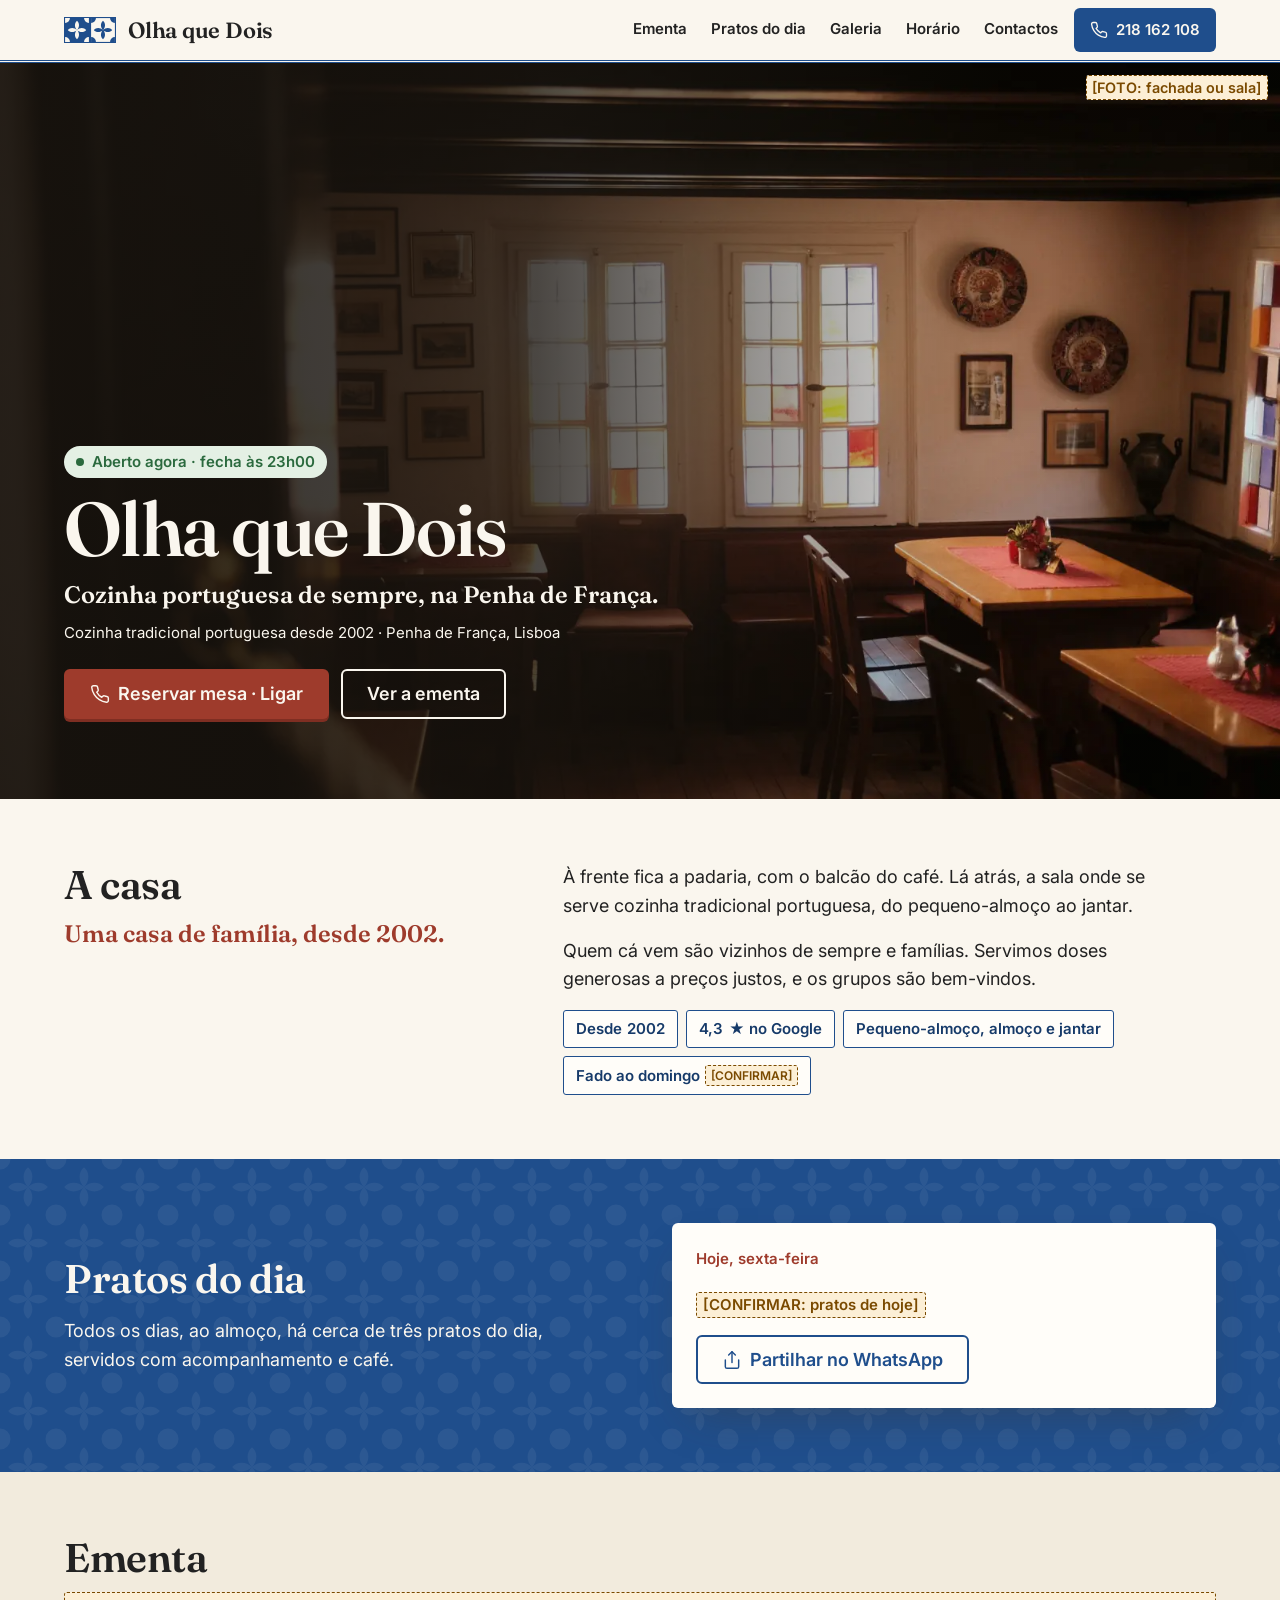
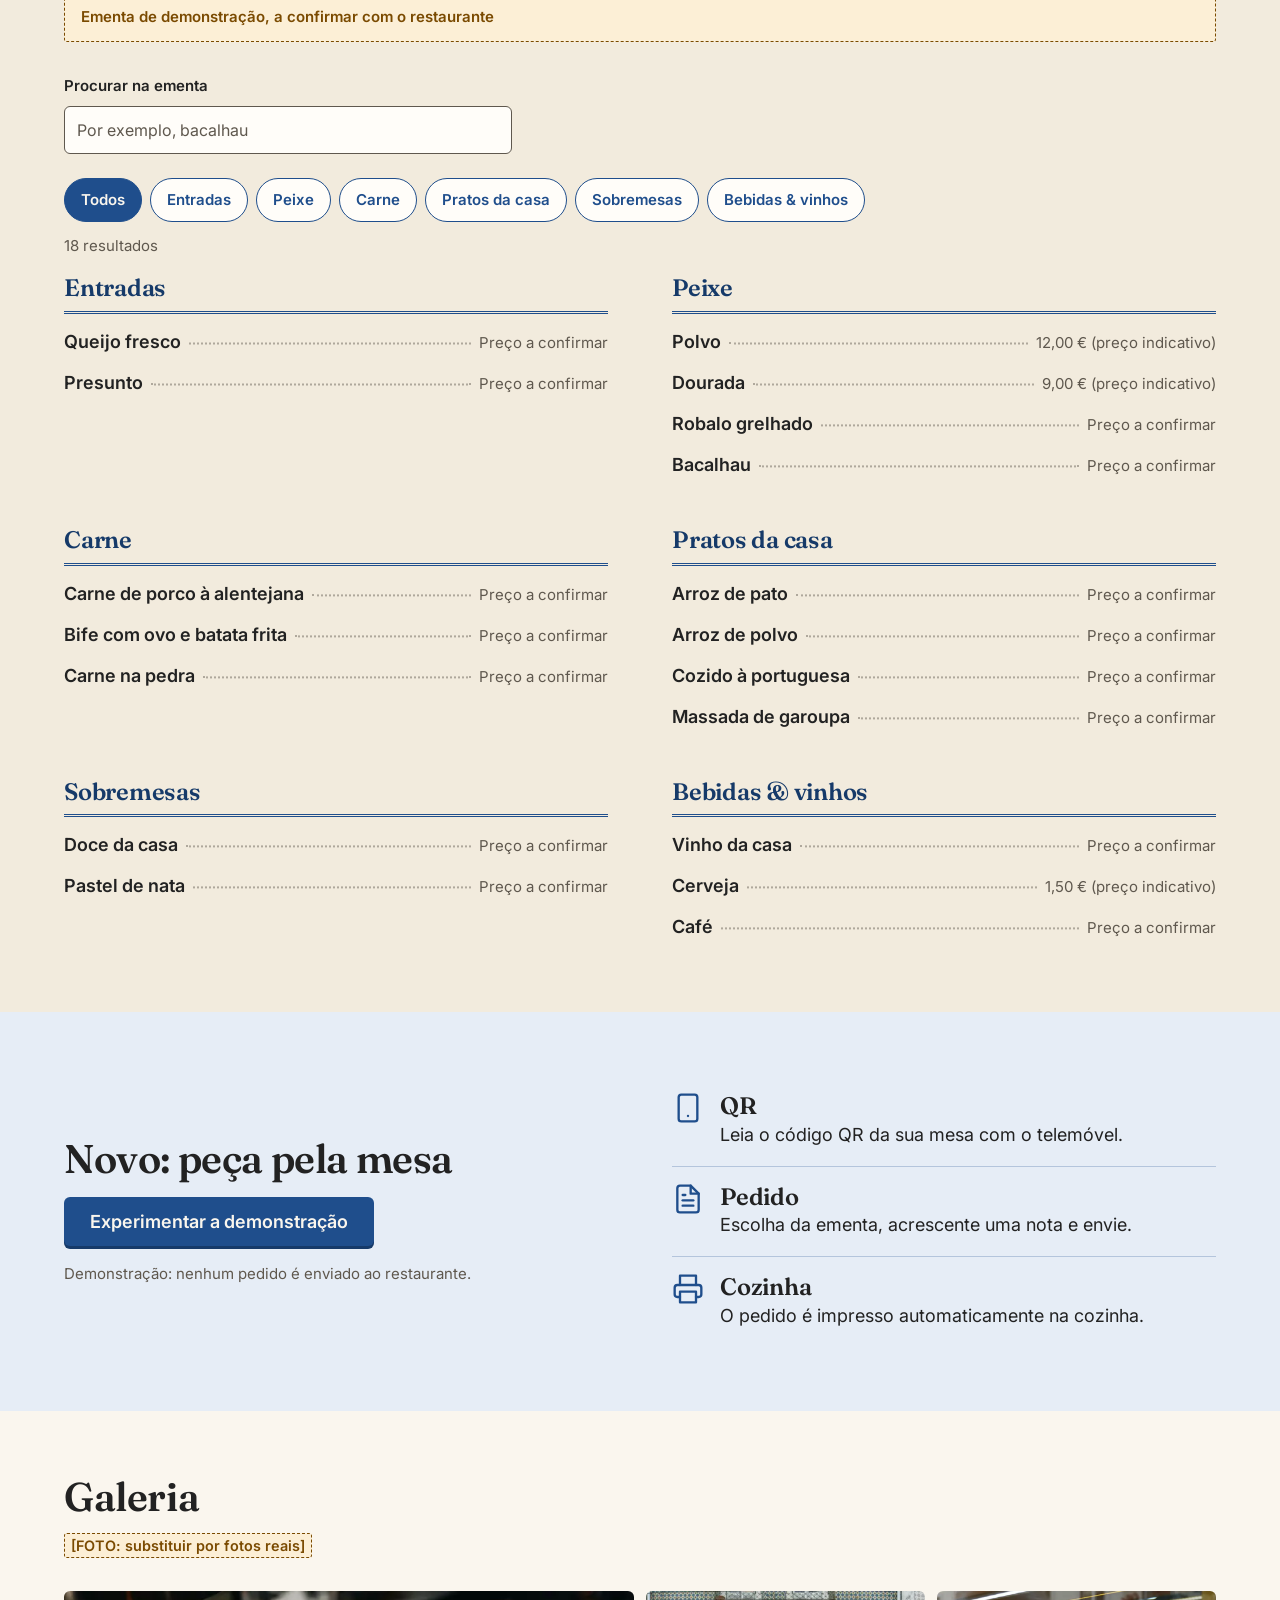
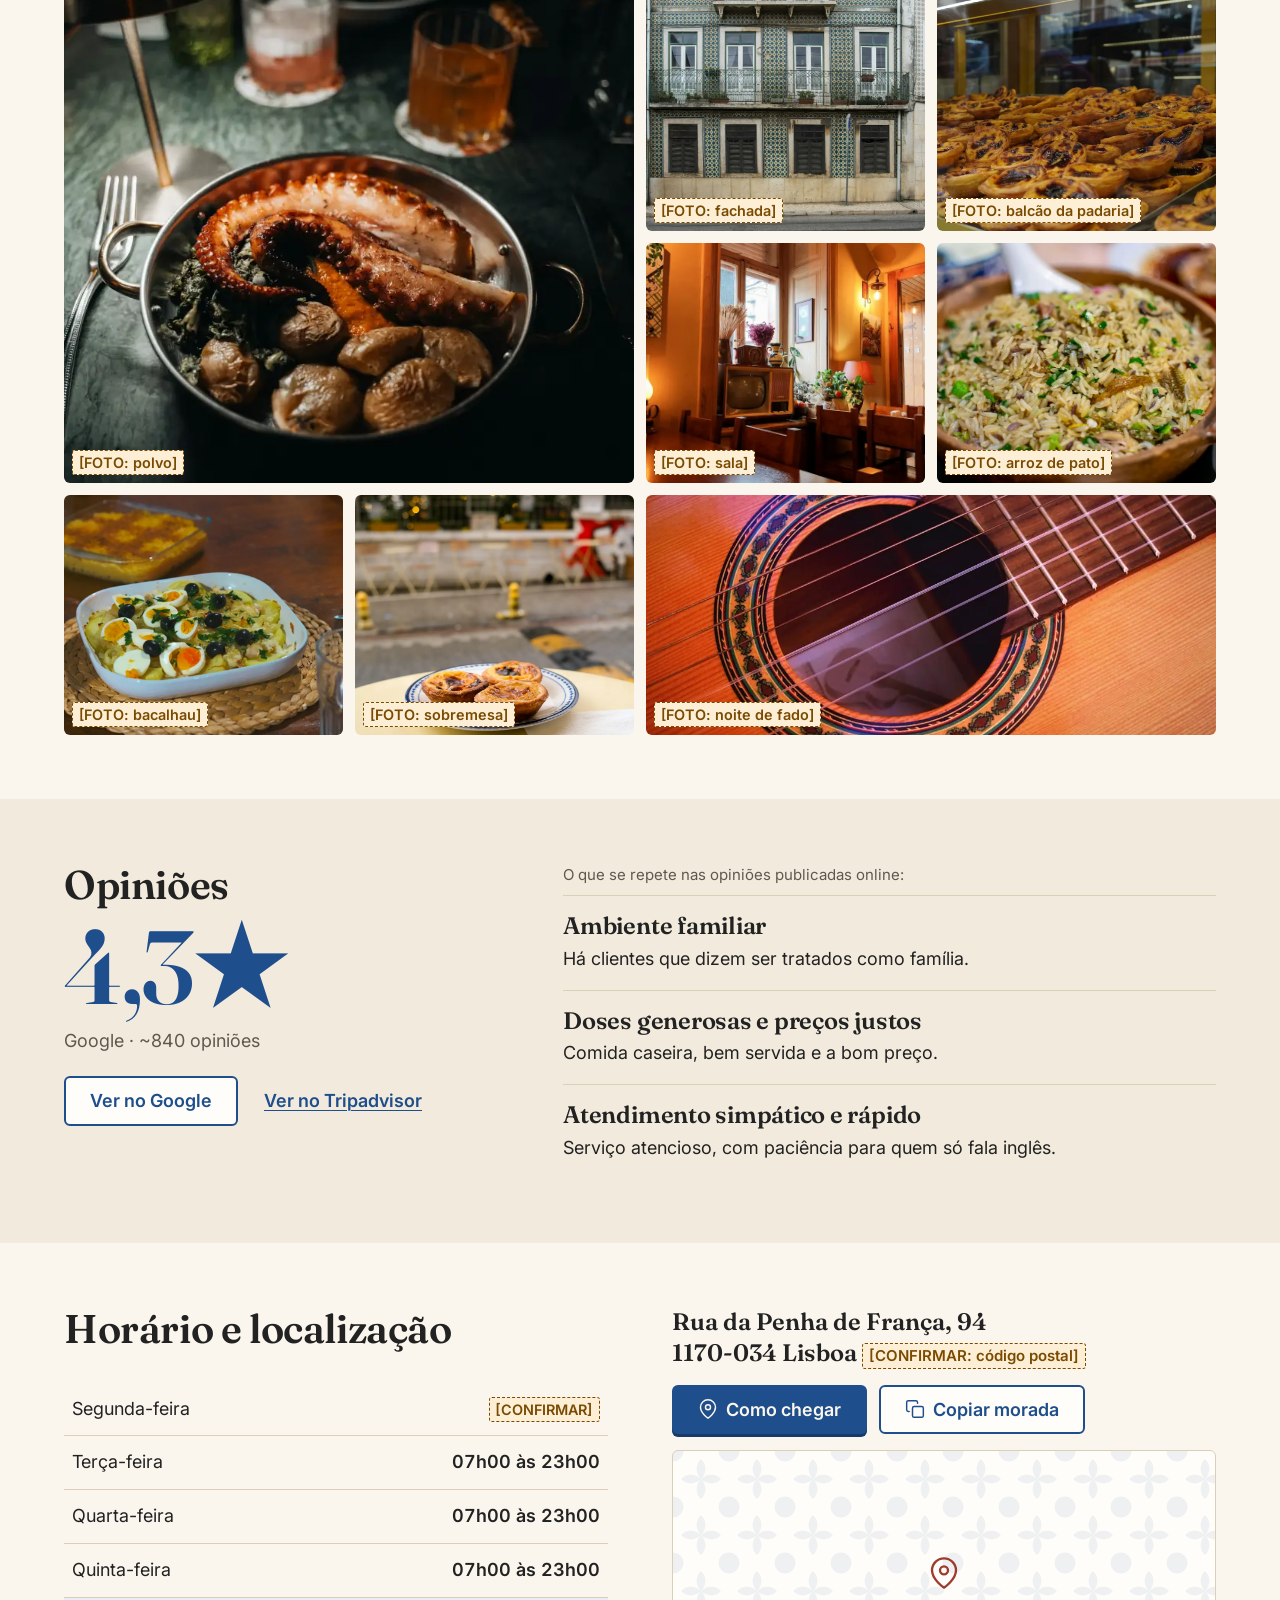
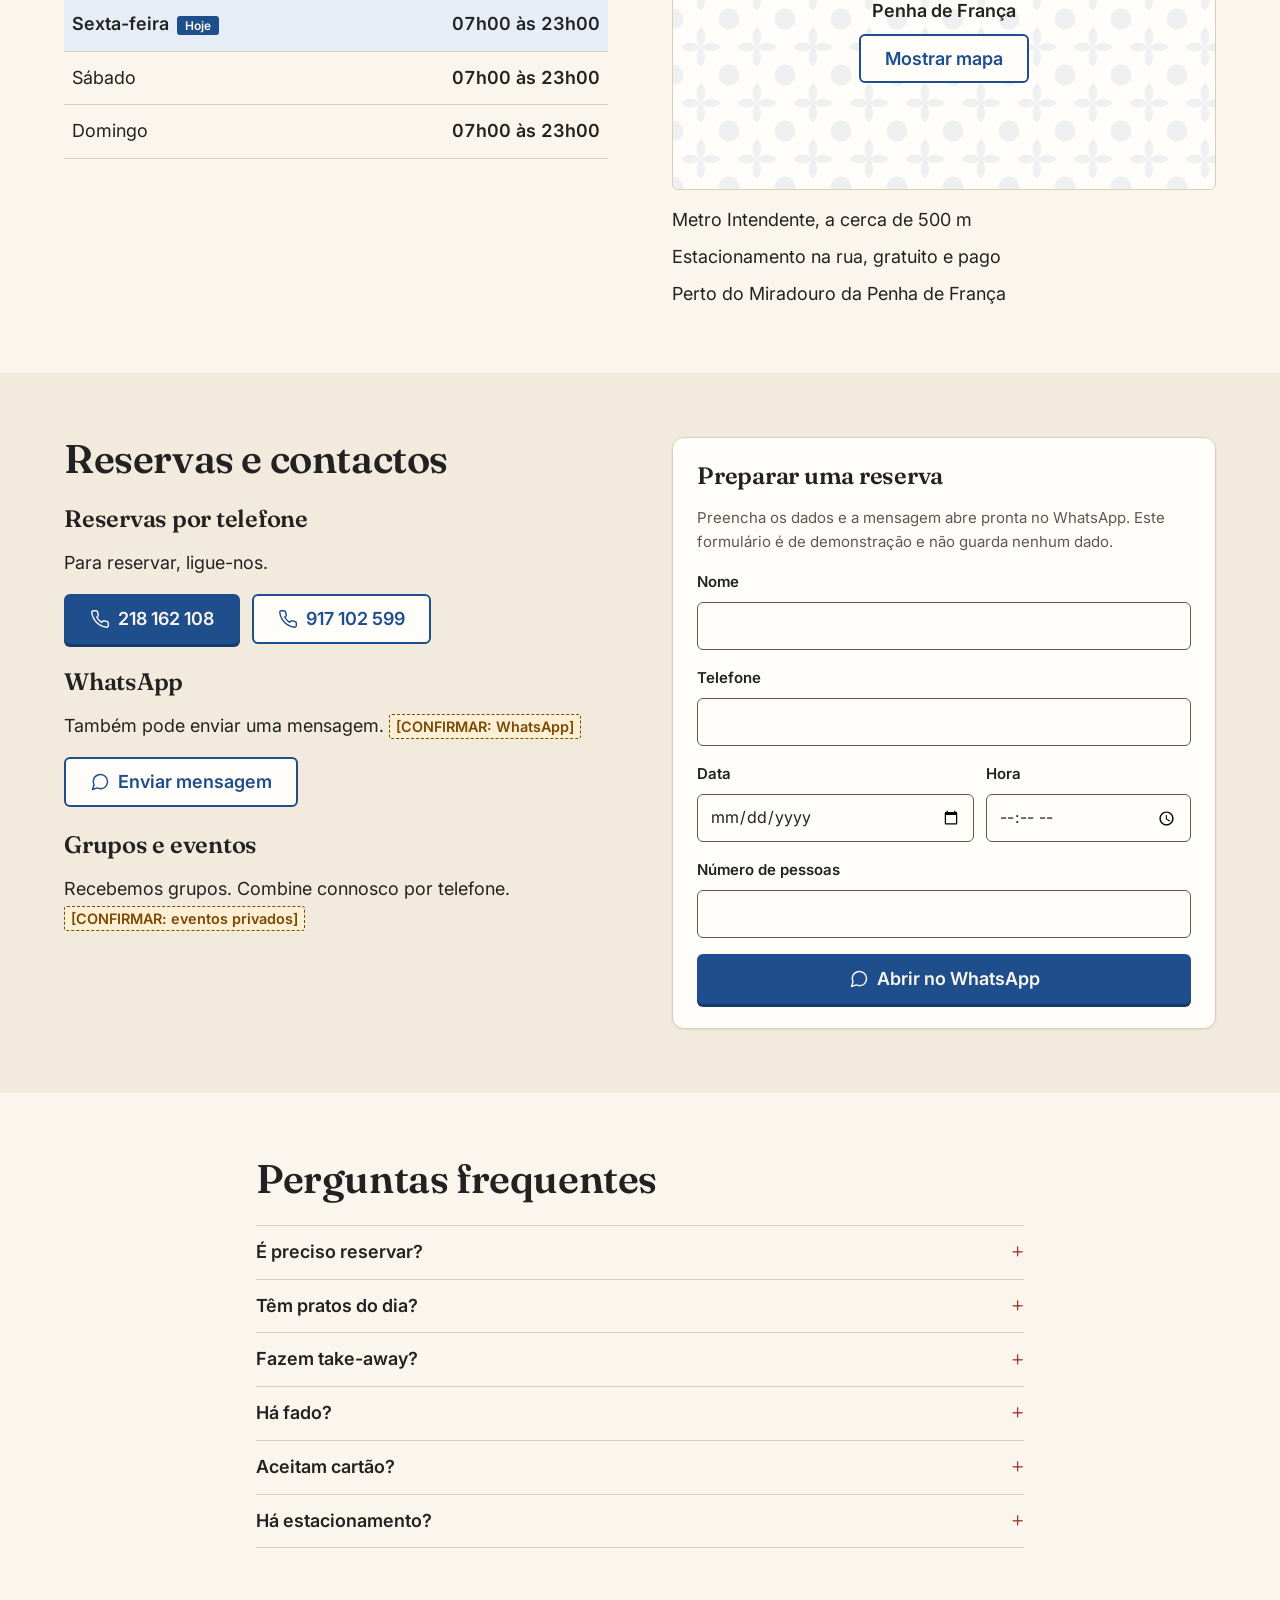
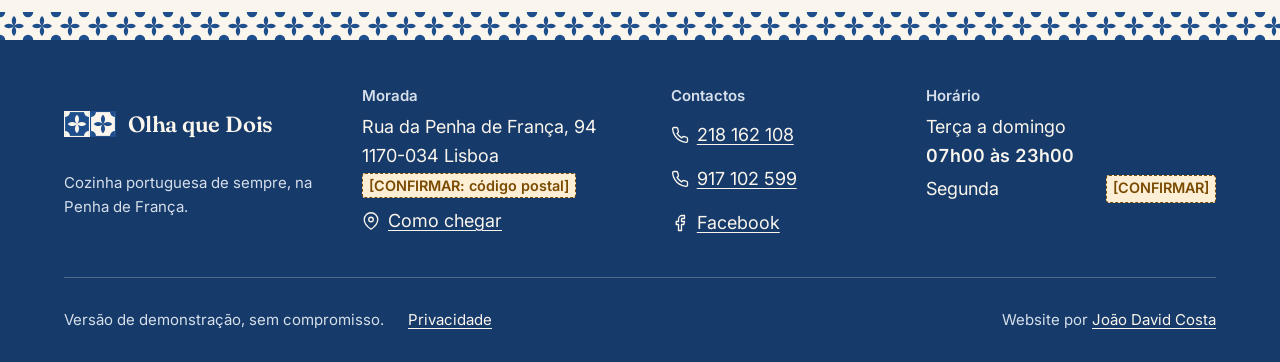
<file: index.html>
<!doctype html>
<html lang="pt-PT">
<head>
  <meta charset="utf-8">
  <meta name="viewport" content="width=device-width, initial-scale=1, viewport-fit=cover">
  <title>Olha que Dois · Cozinha tradicional portuguesa na Penha de França, Lisboa</title>
  <meta name="description" content="Cozinha tradicional portuguesa desde 2002, na Rua da Penha de França, em Lisboa. Pequeno-almoço, almoço, jantar e pratos do dia.">
  <meta name="robots" content="noindex">
  <meta name="theme-color" content="#1F4E8C">
  <link rel="canonical" href="https://joaodavidfffcosta.github.io/olha-que-dois-demo/">
  <link rel="manifest" href="manifest.webmanifest">
  <meta property="og:type" content="website">
  <meta property="og:site_name" content="Olha que Dois">
  <meta property="og:locale" content="pt_PT">
  <meta property="og:url" content="https://joaodavidfffcosta.github.io/olha-que-dois-demo/">
  <meta property="og:title" content="Olha que Dois · Cozinha portuguesa de sempre">
  <meta property="og:description" content="Cozinha tradicional portuguesa desde 2002, na Penha de França, em Lisboa. Versão de demonstração.">
  <meta property="og:image" content="https://joaodavidfffcosta.github.io/olha-que-dois-demo/assets/images/og-image.jpg?v=20261109">
  <meta property="og:image:type" content="image/jpeg">
  <meta property="og:image:width" content="1200">
  <meta property="og:image:height" content="630">
  <meta property="og:image:alt" content="Olha que Dois, cozinha portuguesa de sempre, na Penha de França">
  <meta name="twitter:card" content="summary_large_image">
  <script>document.documentElement.classList.add("js");</script>
  <link rel="preconnect" href="https://fonts.googleapis.com">
  <link rel="preconnect" href="https://fonts.gstatic.com" crossorigin>
  <link rel="preload" as="image" type="image/webp" media="(max-width: 639px)" imagesrcset="assets/images/hero-m-480.webp 480w, assets/images/hero-m-960.webp 960w" imagesizes="100vw" fetchpriority="high">
  <link rel="preload" as="image" type="image/webp" media="(min-width: 640px)" imagesrcset="assets/images/hero-960.webp 960w, assets/images/hero-1600.webp 1600w" imagesizes="100vw" fetchpriority="high">
  <link rel="stylesheet" href="https://fonts.googleapis.com/css2?family=Fraunces:opsz,wght@9..144,600&family=Inter:wght@400;600&display=swap">
  <link rel="stylesheet" href="assets/css/styles.css?v=20261109">
  <link rel="icon" href="assets/images/favicon.svg?v=20261109" type="image/svg+xml">
  <link rel="icon" href="assets/images/favicon-32.png?v=20261109" sizes="32x32" type="image/png">
  <link rel="apple-touch-icon" href="assets/images/apple-touch-icon.png?v=20261109">
  <script src="assets/js/site-data.js?v=20261109" defer></script>
  <script src="assets/js/menu-data.js?v=20261109" defer></script>
  <script type="module" src="assets/js/app.js?v=20261109"></script>
</head>
<body>
  <a class="skip-link" href="#conteudo">Saltar para o conteúdo</a>

  <header class="site-header">
    <div class="container site-header__bar">
      <a class="brand" href="./" aria-label="Olha que Dois, página inicial">
        <svg class="brand__mark" aria-hidden="true"><use href="assets/images/icons.svg#mark"></use></svg>
        <span class="brand__name" data-text="name">Olha que Dois</span>
      </a>
      <button class="nav-toggle" type="button" aria-expanded="false" aria-controls="site-nav">
        <span class="nav-toggle__bars" aria-hidden="true"></span>
        <span data-nav-label>Menu</span>
      </button>
      <nav class="site-nav" id="site-nav" aria-label="Navegação principal">
        <ul class="site-nav__list">
          <li><a class="site-nav__link" href="#ementa">Ementa</a></li>
          <li><a class="site-nav__link" href="#pratos-do-dia">Pratos do dia</a></li>
          <li><a class="site-nav__link" href="#galeria">Galeria</a></li>
          <li><a class="site-nav__link" href="#horario">Horário</a></li>
          <li><a class="site-nav__link" href="#contactos">Contactos</a></li>
        </ul>
      </nav>
      <a class="site-header__call" data-href="links.callLandline" href="tel:+351218162108">
        <svg class="icon" aria-hidden="true"><use href="assets/images/icons.svg#phone"></use></svg>
        <span data-text="phones.landline.display">218 162 108</span>
      </a>
    </div>
  </header>

  <main id="conteudo" tabindex="-1">

    <!-- 1. Hero. Stock photo by Tim Raderschad, free under the Unsplash License:
         https://unsplash.com/photos/rustic-dining-room-with-wooden-furniture-6n-viDi8X0I -->
    <section class="hero on-dark" aria-labelledby="hero-title">
      <picture>
        <source media="(max-width: 639px)" type="image/webp" srcset="assets/images/hero-m-480.webp 480w, assets/images/hero-m-960.webp 960w" sizes="100vw">
        <source type="image/webp" srcset="assets/images/hero-960.webp 960w, assets/images/hero-1600.webp 1600w" sizes="100vw">
        <img class="hero__image" src="assets/images/hero-960.webp" width="1600" height="1067" alt="Imagem de exemplo: sala antiga com mesas de madeira, quadros e pratos nas paredes" fetchpriority="high" decoding="sync">
      </picture>
      <span class="ph hero__tag">[FOTO: fachada ou sala]</span>
      <div class="container hero__content">
        <p class="badge js-only" role="status" data-open-badge></p>
        <h1 class="text-display" id="hero-title" data-text="name">Olha que Dois</h1>
        <p class="hero__tagline" data-text="tagline">Cozinha portuguesa de sempre, na Penha de França.</p>
        <p class="hero__meta">Cozinha tradicional portuguesa desde <span data-text="since">2002</span> · <span class="nowrap">Penha de França, Lisboa</span></p>
        <div class="btn-group">
          <a class="btn btn--accent" data-href="links.callLandline" href="tel:+351218162108">
            <svg class="icon" aria-hidden="true"><use href="assets/images/icons.svg#phone"></use></svg>
            Reservar mesa · Ligar
          </a>
          <a class="btn btn--on-dark" href="#ementa">Ver a ementa</a>
        </div>
      </div>
    </section>

    <!-- 2. A casa -->
    <section class="section" id="a-casa" aria-labelledby="a-casa-title">
      <div class="container about">
        <div class="about__intro">
          <h2 id="a-casa-title">A casa</h2>
          <p class="about__lead">Uma casa de família, desde <span data-text="since">2002</span>.</p>
        </div>
        <div class="stack">
          <p>À frente fica a padaria, com o balcão do café. Lá atrás, a sala onde se serve cozinha tradicional portuguesa, do pequeno-almoço ao jantar.</p>
          <p>Quem cá vem são vizinhos de sempre e famílias. Servimos doses generosas a preços justos, e os grupos são bem-vindos.</p>
          <ul class="trust">
            <li class="trust__item">Desde <span data-text="since">2002</span></li>
            <li class="trust__item"><span data-text="ratings.google.valueLabel">4,3</span>★ no Google</li>
            <li class="trust__item">Pequeno-almoço, almoço e jantar</li>
            <li class="trust__item">Fado ao domingo <span class="ph">[CONFIRMAR]</span></li>
          </ul>
        </div>
      </div>
    </section>

    <!-- 3. Pratos do dia -->
    <section class="section specials on-dark azulejo" id="pratos-do-dia" aria-labelledby="pratos-title">
      <div class="container specials__grid">
        <div class="stack">
          <h2 id="pratos-title">Pratos do dia</h2>
          <p>Todos os dias, ao almoço, há cerca de três pratos do dia, servidos com acompanhamento e café.</p>
          <noscript><p><a data-href="links.callLandline" href="tel:+351218162108">Ligue para saber os pratos de hoje.</a></p></noscript>
        </div>
        <div class="specials__card on-light js-only">
          <p class="eyebrow" data-specials-day></p>
          <ul class="specials__list" data-specials-list></ul>
          <a class="btn btn--secondary" data-specials-share href="https://wa.me/" rel="noopener">
            <svg class="icon" aria-hidden="true"><use href="assets/images/icons.svg#share"></use></svg>
            Partilhar no WhatsApp
          </a>
        </div>
      </div>
    </section>

    <!-- 4. Ementa -->
    <section class="section section--paper menu" id="ementa" aria-labelledby="ementa-title">
      <div class="container">
        <div class="section__header">
          <h2 id="ementa-title">Ementa</h2>
          <p class="menu__notice">Ementa de demonstração, a confirmar com o restaurante</p>
        </div>
        <div class="field menu__search">
          <label for="menu-search">Procurar na ementa</label>
          <input class="input" id="menu-search" type="search" autocomplete="off" placeholder="Por exemplo, bacalhau" data-menu-search>
        </div>
        <div class="menu__chips" role="group" aria-label="Filtrar por categoria" data-menu-chips></div>
        <p class="menu__count" role="status" aria-live="polite" data-menu-count></p>
        <div class="menu__groups" data-menu-list></div>
        <noscript><p><a data-href="links.callLandline" href="tel:+351218162108">Para saber a ementa, ligue-nos.</a></p></noscript>
      </div>
    </section>

    <!-- Pedidos pela mesa (QR ordering demo) -->
    <section class="section section--tint" id="pedir-na-mesa" aria-labelledby="pedir-title">
      <div class="container table-order">
        <div class="stack">
          <h2 id="pedir-title">Novo: peça pela mesa</h2>
          <a class="btn btn--primary" href="demonstracao.html">Experimentar a demonstração</a>
          <p class="text-small text-muted">Demonstração: nenhum pedido é enviado ao restaurante.</p>
        </div>
        <ol class="table-steps">
          <li class="table-steps__item">
            <svg class="icon" aria-hidden="true"><use href="assets/images/icons.svg#smartphone"></use></svg>
            <div>
              <h3>QR</h3>
              <p>Leia o código QR da sua mesa com o telemóvel.</p>
            </div>
          </li>
          <li class="table-steps__item">
            <svg class="icon" aria-hidden="true"><use href="assets/images/icons.svg#receipt"></use></svg>
            <div>
              <h3>Pedido</h3>
              <p>Escolha da ementa, acrescente uma nota e envie.</p>
            </div>
          </li>
          <li class="table-steps__item">
            <svg class="icon" aria-hidden="true"><use href="assets/images/icons.svg#printer"></use></svg>
            <div>
              <h3>Cozinha</h3>
              <p>O pedido é impresso automaticamente na cozinha.</p>
            </div>
          </li>
        </ol>
      </div>
    </section>

    <!-- 5. Galeria. Photo credits are next to each entry in site-data.js. -->
    <section class="section" id="galeria" aria-labelledby="galeria-title">
      <div class="container">
        <div class="section__header">
          <h2 id="galeria-title">Galeria</h2>
          <p><span class="ph">[FOTO: substituir por fotos reais]</span></p>
        </div>
        <ul class="gallery" data-gallery></ul>
        <noscript><p>Para ver as fotografias, ative o JavaScript.</p></noscript>
      </div>
    </section>

    <dialog class="lightbox on-dark" aria-label="Fotografia ampliada" data-lightbox>
      <div class="lightbox__bar">
        <p class="lightbox__count" aria-live="polite" data-lightbox-count></p>
        <button class="lightbox__button" type="button" aria-label="Fechar" data-lightbox-close>
          <svg class="icon" aria-hidden="true"><use href="assets/images/icons.svg#close"></use></svg>
        </button>
      </div>
      <div class="lightbox__stage" data-lightbox-stage>
        <button class="lightbox__button lightbox__nav lightbox__nav--prev" type="button" aria-label="Imagem anterior" data-lightbox-prev>
          <svg class="icon" aria-hidden="true"><use href="assets/images/icons.svg#chevron-left"></use></svg>
        </button>
        <img class="lightbox__image" src="assets/images/galeria-polvo-960.webp" alt="" loading="lazy" data-lightbox-image>
        <button class="lightbox__button lightbox__nav lightbox__nav--next" type="button" aria-label="Imagem seguinte" data-lightbox-next>
          <svg class="icon" aria-hidden="true"><use href="assets/images/icons.svg#chevron-right"></use></svg>
        </button>
      </div>
      <p class="lightbox__caption"><span class="ph" data-lightbox-caption></span></p>
    </dialog>

    <!-- 6. Opiniões -->
    <section class="section section--paper" id="opinioes" aria-labelledby="opinioes-title">
      <div class="container reviews">
        <div class="reviews__summary">
          <h2 id="opinioes-title">Opiniões</h2>
          <p class="reviews__score"><span data-text="ratings.google.valueLabel">4,3</span><span aria-hidden="true">★</span><span class="visually-hidden"> em 5</span></p>
          <p class="text-muted">Google · <span data-text="ratings.google.countLabel">~840</span> opiniões</p>
          <div class="btn-group">
            <a class="btn btn--secondary" data-href="links.googleReviews" href="https://www.google.com/maps/search/?api=1&amp;query=Olha%20que%20Dois%2C%20Rua%20da%20Penha%20de%20Fran%C3%A7a%2094%2C%20Lisboa" rel="noopener">Ver no Google</a>
            <a class="btn btn--ghost" data-href="links.tripadvisor" href="https://www.tripadvisor.com/Restaurant_Review-g189158-d5959249-Reviews-Olha_Que_Dois_Actividades_Hoteleiras_Lda-Lisbon_Lisbon_District_Central_Portugal.html" rel="noopener">Ver no Tripadvisor</a>
          </div>
        </div>
        <div>
          <p class="text-muted text-small reviews__source">O que se repete nas opiniões publicadas online:</p>
          <ul class="highlights">
            <li class="highlights__item">
              <h3 data-text="highlights.0.title">Ambiente familiar</h3>
              <p data-text="highlights.0.text">Há clientes que dizem ser tratados como família.</p>
            </li>
            <li class="highlights__item">
              <h3 data-text="highlights.1.title">Doses generosas e preços justos</h3>
              <p data-text="highlights.1.text">Comida caseira, bem servida e a bom preço.</p>
            </li>
            <li class="highlights__item">
              <h3 data-text="highlights.2.title">Atendimento simpático e rápido</h3>
              <p data-text="highlights.2.text">Serviço atencioso, com paciência para quem só fala inglês.</p>
            </li>
          </ul>
        </div>
      </div>
    </section>

    <!-- 7. Horário e localização -->
    <section class="section" id="horario" aria-labelledby="horario-title">
      <div class="container visit">
        <div>
          <div class="section__header">
            <h2 id="horario-title">Horário e localização</h2>
          </div>
          <table class="hours-table">
            <caption class="visually-hidden">Horário de funcionamento</caption>
            <tbody data-hours-table>
              <tr><th scope="row">Segunda-feira</th><td><span class="ph">[CONFIRMAR]</span></td></tr>
              <tr><th scope="row">Terça-feira</th><td>07h00 às 23h00</td></tr>
              <tr><th scope="row">Quarta-feira</th><td>07h00 às 23h00</td></tr>
              <tr><th scope="row">Quinta-feira</th><td>07h00 às 23h00</td></tr>
              <tr><th scope="row">Sexta-feira</th><td>07h00 às 23h00</td></tr>
              <tr><th scope="row">Sábado</th><td>07h00 às 23h00</td></tr>
              <tr><th scope="row">Domingo</th><td>07h00 às 23h00</td></tr>
            </tbody>
          </table>
        </div>

        <div class="stack">
          <address class="visit__address">
            <span data-text="address.street">Rua da Penha de França, 94</span><br>
            <span data-text="address.postalCode">1170-034</span>
            <span data-text="address.city">Lisboa</span>
            <span class="ph" data-unless="address.postalCodeConfirmed">[CONFIRMAR: código postal]</span>
          </address>
          <div class="btn-group">
            <a class="btn btn--primary" data-href="links.directions" href="https://www.google.com/maps/dir/?api=1&amp;destination=38.723598,-9.129276" rel="noopener">
              <svg class="icon" aria-hidden="true"><use href="assets/images/icons.svg#pin"></use></svg>
              Como chegar
            </a>
            <button class="btn btn--secondary js-only" type="button" data-copy-address>
              <svg class="icon" aria-hidden="true"><use href="assets/images/icons.svg#copy"></use></svg>
              <span data-copy-label>Copiar morada</span>
            </button>
          </div>
          <p class="visually-hidden" role="status" data-copy-status></p>

          <div class="map azulejo" data-map>
            <svg class="icon map__pin" aria-hidden="true"><use href="assets/images/icons.svg#pin"></use></svg>
            <p class="map__address" data-text="address.neighbourhood">Penha de França</p>
            <button class="btn btn--secondary js-only" type="button" data-map-load>Mostrar mapa</button>
          </div>

          <ul class="visit__notes">
            <li data-text="gettingThere.metro">Metro Intendente, a cerca de 500 m</li>
            <li data-text="gettingThere.parking">Estacionamento na rua, gratuito e pago</li>
            <li data-text="gettingThere.landmark">Perto do Miradouro da Penha de França</li>
          </ul>
        </div>
      </div>
    </section>

    <!-- 8. Reservas e contactos -->
    <section class="section section--paper" id="contactos" aria-labelledby="contactos-title">
      <div class="container contact">
        <div class="stack">
          <h2 id="contactos-title">Reservas e contactos</h2>

          <h3>Reservas por telefone</h3>
          <p>Para reservar, ligue-nos.</p>
          <div class="btn-group">
            <a class="btn btn--primary" data-href="links.callLandline" href="tel:+351218162108">
              <svg class="icon" aria-hidden="true"><use href="assets/images/icons.svg#phone"></use></svg>
              <span data-text="phones.landline.display">218 162 108</span>
            </a>
            <a class="btn btn--secondary" data-href="links.callMobile" href="tel:+351917102599">
              <svg class="icon" aria-hidden="true"><use href="assets/images/icons.svg#phone"></use></svg>
              <span data-text="phones.mobile.display">917 102 599</span>
            </a>
          </div>

          <h3>WhatsApp</h3>
          <p>Também pode enviar uma mensagem. <span class="ph" data-unless="phones.mobile.whatsappConfirmed">[CONFIRMAR: WhatsApp]</span></p>
          <a class="btn btn--secondary" data-href="links.whatsappReservation" href="https://wa.me/351917102599?text=Ol%C3%A1!%20Gostaria%20de%20reservar%20mesa%20para%20%5Bn%5D%20pessoas%20no%20dia%20%5Bdata%5D%20%C3%A0s%20%5Bhora%5D." rel="noopener">
            <svg class="icon" aria-hidden="true"><use href="assets/images/icons.svg#message"></use></svg>
            Enviar mensagem
          </a>

          <h3>Grupos e eventos</h3>
          <p>Recebemos grupos. Combine connosco por telefone. <span class="ph">[CONFIRMAR: eventos privados]</span></p>
        </div>

        <form class="card reserve on-light js-only" data-reserve-form novalidate>
          <h3>Preparar uma reserva</h3>
          <p class="text-small text-muted">Preencha os dados e a mensagem abre pronta no WhatsApp. Este formulário é de demonstração e não guarda nenhum dado.</p>
          <div class="form-grid">
            <div class="field field--full">
              <label for="r-name">Nome</label>
              <input class="input" id="r-name" name="name" type="text" required autocomplete="name" aria-describedby="r-name-error">
              <p class="field__error" id="r-name-error" hidden></p>
            </div>
            <div class="field field--full">
              <label for="r-phone">Telefone</label>
              <input class="input" id="r-phone" name="phone" type="tel" required autocomplete="tel" pattern="[0-9 +]{9,}" inputmode="tel" aria-describedby="r-phone-error">
              <p class="field__error" id="r-phone-error" hidden></p>
            </div>
            <div class="field">
              <label for="r-date">Data</label>
              <input class="input" id="r-date" name="date" type="date" required aria-describedby="r-date-error">
              <p class="field__error" id="r-date-error" hidden></p>
            </div>
            <div class="field">
              <label for="r-time">Hora</label>
              <input class="input" id="r-time" name="time" type="time" required aria-describedby="r-time-error">
              <p class="field__error" id="r-time-error" hidden></p>
            </div>
            <div class="field field--full">
              <label for="r-people">Número de pessoas</label>
              <input class="input" id="r-people" name="people" type="number" min="1" required inputmode="numeric" aria-describedby="r-people-error">
              <p class="field__error" id="r-people-error" hidden></p>
            </div>
          </div>
          <button class="btn btn--primary reserve__submit" type="submit">
            <svg class="icon" aria-hidden="true"><use href="assets/images/icons.svg#message"></use></svg>
            Abrir no WhatsApp
          </button>
        </form>
      </div>
    </section>

    <!-- 9. Perguntas frequentes. The structured data is generated by schema.js. -->
    <section class="section" id="perguntas" aria-labelledby="perguntas-title">
      <div class="container faq">
        <h2 id="perguntas-title">Perguntas frequentes</h2>
        <div class="faq__list" data-faq-list></div>
        <noscript><p><a data-href="links.callLandline" href="tel:+351218162108">Tem alguma dúvida? Ligue-nos.</a></p></noscript>
      </div>
    </section>
  </main>

  <div class="site-footer__band"><div class="azulejo-band" aria-hidden="true"></div></div>
  <footer class="site-footer on-dark">
    <div class="container">
      <div class="site-footer__grid">
        <div class="site-footer__brand">
          <a class="brand" href="./" aria-label="Olha que Dois, página inicial">
            <svg class="brand__mark" aria-hidden="true"><use href="assets/images/icons.svg#mark"></use></svg>
            <span class="brand__name" data-text="name">Olha que Dois</span>
          </a>
          <p class="site-footer__tagline" data-text="tagline">Cozinha portuguesa de sempre, na Penha de França.</p>
        </div>

        <div>
          <h2 class="site-footer__title">Morada</h2>
          <address>
            <span data-text="address.street">Rua da Penha de França, 94</span><br>
            <span data-text="address.postalCode">1170-034</span>
            <span data-text="address.city">Lisboa</span>
            <span class="ph" data-unless="address.postalCodeConfirmed">[CONFIRMAR: código postal]</span>
          </address>
          <a class="site-footer__contact-link" data-href="links.directions" href="https://www.google.com/maps/dir/?api=1&amp;destination=38.723598,-9.129276" rel="noopener">
            <svg class="icon" aria-hidden="true"><use href="assets/images/icons.svg#pin"></use></svg>
            Como chegar
          </a>
        </div>

        <div>
          <h2 class="site-footer__title">Contactos</h2>
          <ul class="contact-list">
            <li>
              <a class="site-footer__contact-link" data-href="links.callLandline" href="tel:+351218162108">
                <svg class="icon" aria-hidden="true"><use href="assets/images/icons.svg#phone"></use></svg>
                <span data-text="phones.landline.display">218 162 108</span>
                <span class="visually-hidden">(telefone fixo)</span>
              </a>
            </li>
            <li>
              <a class="site-footer__contact-link" data-href="links.callMobile" href="tel:+351917102599">
                <svg class="icon" aria-hidden="true"><use href="assets/images/icons.svg#phone"></use></svg>
                <span data-text="phones.mobile.display">917 102 599</span>
                <span class="visually-hidden">(telemóvel)</span>
              </a>
            </li>
            <li>
              <a class="site-footer__social" data-href="links.facebook" href="https://www.facebook.com/228207417275719" rel="noopener">
                <svg class="icon" aria-hidden="true"><use href="assets/images/icons.svg#facebook"></use></svg>
                Facebook
              </a>
            </li>
          </ul>
        </div>

        <div>
          <h2 class="site-footer__title">Horário</h2>
          <ul class="hours-summary" data-hours-summary>
            <li class="hours-summary__row"><span>Terça a domingo</span><span class="hours-summary__time">07h00 às 23h00</span></li>
            <li class="hours-summary__row"><span>Segunda</span><span class="ph">[CONFIRMAR]</span></li>
          </ul>
        </div>
      </div>

      <div class="site-footer__legal">
        <p>Versão de demonstração, sem compromisso.</p>
        <a href="privacidade.html">Privacidade</a>
        <p class="site-footer__credit">Website por <a data-href="links.portfolio" data-text="credits.author" href="https://joaodavidfffcosta.github.io/portfolio/" rel="noopener">João David Costa</a></p>
      </div>
    </div>
  </footer>

  <nav class="action-bar" aria-label="Ações rápidas">
    <a class="action-bar__item action-bar__item--primary" data-href="links.callLandline" href="tel:+351218162108">
      <svg class="icon" aria-hidden="true"><use href="assets/images/icons.svg#phone"></use></svg>
      <span class="action-bar__label">Ligar</span>
      <span class="action-bar__sub" data-text="phones.landline.display">218 162 108</span>
    </a>
    <a class="action-bar__item" data-href="links.whatsapp" href="https://wa.me/351917102599" rel="noopener">
      <svg class="icon" aria-hidden="true"><use href="assets/images/icons.svg#message"></use></svg>
      <span class="action-bar__label">WhatsApp</span>
      <span class="action-bar__sub">
        <span class="ph" data-unless="phones.mobile.whatsappConfirmed">[CONFIRMAR]</span>
        <span data-if="phones.mobile.whatsappConfirmed" hidden>Enviar mensagem</span>
      </span>
    </a>
    <a class="action-bar__item" data-href="links.directions" href="https://www.google.com/maps/dir/?api=1&amp;destination=38.723598,-9.129276" rel="noopener">
      <svg class="icon" aria-hidden="true"><use href="assets/images/icons.svg#pin"></use></svg>
      <span class="action-bar__label">Como chegar</span>
      <span class="action-bar__sub">Ver no mapa</span>
    </a>
  </nav>
</body>
</html>
</file>
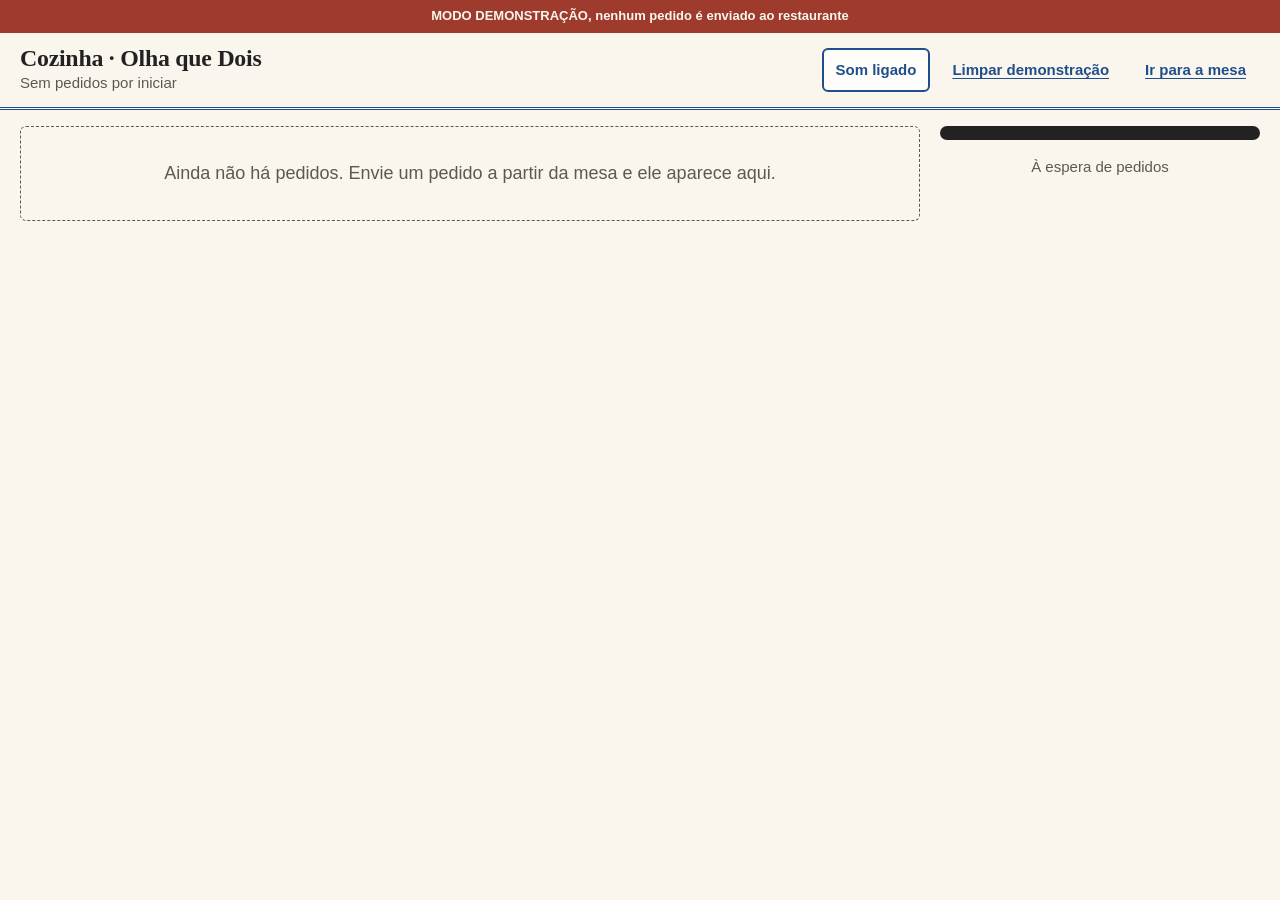
<file: cozinha.html>
<!doctype html>
<html lang="pt-PT">
<head>
  <meta charset="utf-8">
  <meta name="viewport" content="width=device-width, initial-scale=1, viewport-fit=cover">
  <title>Cozinha · Olha que Dois</title>
  <meta name="description" content="Demonstração do ecrã da cozinha do Olha que Dois.">
  <meta name="robots" content="noindex">
  <meta name="theme-color" content="#1F4E8C">
  <link rel="canonical" href="https://joaodavidfffcosta.github.io/olha-que-dois-demo/cozinha.html">
  <link rel="manifest" href="manifest.webmanifest">
  <script>if (window !== window.top) document.documentElement.classList.add("in-frame");</script>
  <!-- No web fonts here: the ordering flow makes no external network calls. -->
  <link rel="stylesheet" href="assets/css/styles.css?v=20261109">
  <link rel="stylesheet" href="assets/css/pedidos.css?v=20261109">
  <link rel="icon" href="assets/images/favicon.svg?v=20261109" type="image/svg+xml">
  <link rel="icon" href="assets/images/favicon-32.png?v=20261109" sizes="32x32" type="image/png">
  <link rel="apple-touch-icon" href="assets/images/apple-touch-icon.png?v=20261109">
  <script src="assets/js/site-data.js?v=20261109" defer></script>
  <script type="module" src="assets/js/cozinha.js?v=20261109"></script>
  <style data-page-style></style>
</head>
<body class="kitchen-page">
  <p class="demo-ribbon">MODO DEMONSTRAÇÃO, nenhum pedido é enviado ao restaurante</p>

  <header class="kitchen-header">
    <div>
      <h1>Cozinha · Olha que Dois</h1>
      <p class="text-small text-muted" role="status" data-waiting>Sem pedidos por iniciar</p>
    </div>
    <div class="kitchen-header__tools">
      <button class="btn btn--secondary btn--compact" type="button" data-sound>Som ligado</button>
      <button class="btn btn--ghost btn--compact" type="button" data-clear>Limpar demonstração</button>
      <a class="btn btn--ghost btn--compact standalone-only" href="mesa.html?mesa=4">Ir para a mesa</a>
    </div>
  </header>

  <p class="kitchen-alert" role="alert" data-alert hidden></p>

  <main class="kitchen">
    <aside class="printer" aria-label="Talão impresso">
      <div class="printer__slot" aria-hidden="true"></div>
      <div class="printer__paper" data-paper></div>
    </aside>

    <section aria-label="Pedidos">
      <p class="kitchen-empty" data-empty>Ainda não há pedidos. Envie um pedido a partir da mesa e ele aparece aqui.</p>
      <div class="orders" data-orders></div>
    </section>
  </main>

  <div class="print-root" data-print-root></div>
</body>
</html>
</file>
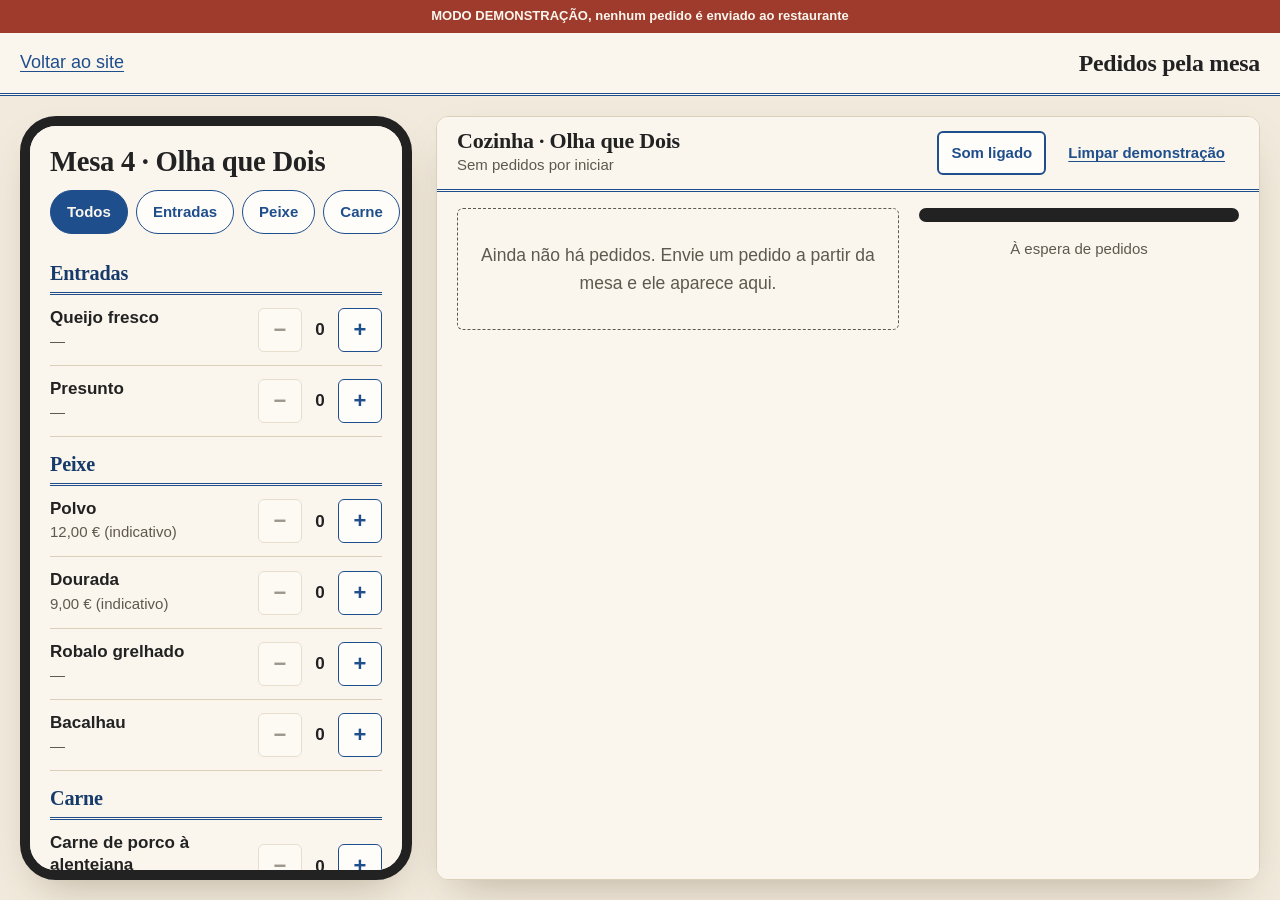
<file: demonstracao.html>
<!doctype html>
<html lang="pt-PT">
<head>
  <meta charset="utf-8">
  <meta name="viewport" content="width=device-width, initial-scale=1, viewport-fit=cover">
  <title>Demonstração de pedidos · Olha que Dois</title>
  <meta name="description" content="Experimente os pedidos pela mesa do Olha que Dois: do telemóvel do cliente ao talão na cozinha.">
  <meta name="robots" content="noindex">
  <meta name="theme-color" content="#1F4E8C">
  <link rel="canonical" href="https://joaodavidfffcosta.github.io/olha-que-dois-demo/demonstracao.html">
  <link rel="manifest" href="manifest.webmanifest">
  <link rel="stylesheet" href="assets/css/styles.css?v=20261109">
  <link rel="stylesheet" href="assets/css/pedidos.css?v=20261109">
  <link rel="icon" href="assets/images/favicon.svg?v=20261109" type="image/svg+xml">
  <link rel="icon" href="assets/images/favicon-32.png?v=20261109" sizes="32x32" type="image/png">
  <link rel="apple-touch-icon" href="assets/images/apple-touch-icon.png?v=20261109">
  <script src="assets/js/site-data.js?v=20261109" defer></script>
  <script type="module" src="assets/js/demonstracao.js?v=20261109"></script>
</head>
<body class="demo-page">
  <p class="demo-ribbon">MODO DEMONSTRAÇÃO, nenhum pedido é enviado ao restaurante</p>

  <header class="demo-header">
    <a class="demo-header__back" href="./">Voltar ao site</a>
    <h1>Pedidos pela mesa</h1>
    <div class="demo-switch" role="group" aria-label="Escolher ecrã">
      <button class="chip-btn" type="button" aria-pressed="true" data-view="mesa">Mesa</button>
      <button class="chip-btn" type="button" aria-pressed="false" data-view="cozinha">
        Cozinha <span class="demo-switch__badge" data-badge hidden></span>
      </button>
    </div>
  </header>

  <main class="demo" data-demo data-current="mesa">
    <div class="demo__screen demo__phone">
      <iframe src="mesa.html?mesa=4" title="Ecrã do cliente na mesa 4"></iframe>
    </div>
    <div class="demo__screen demo__kitchen">
      <iframe src="cozinha.html" title="Ecrã da cozinha"></iframe>
    </div>
  </main>
</body>
</html>
</file>
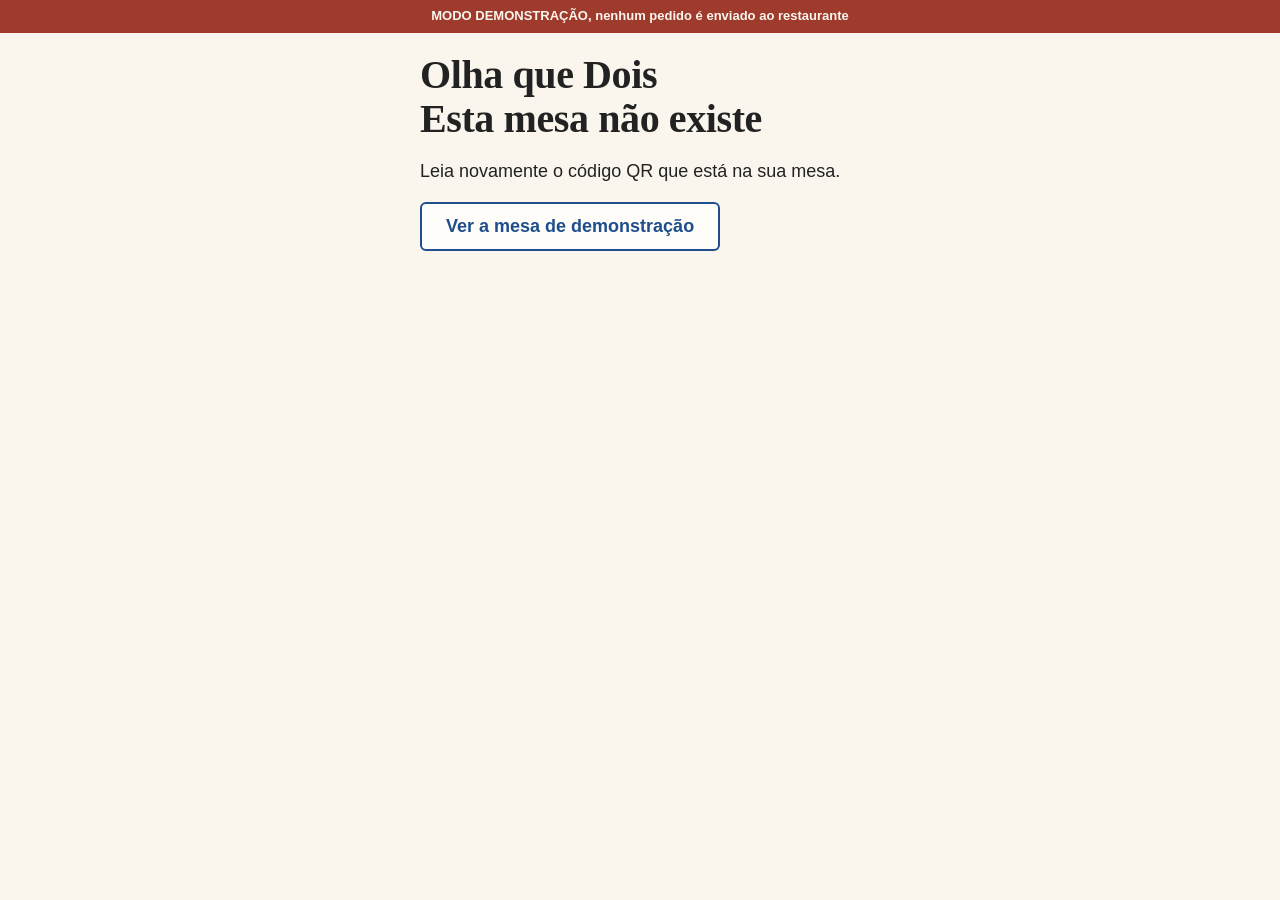
<file: mesa.html>
<!doctype html>
<html lang="pt-PT">
<head>
  <meta charset="utf-8">
  <meta name="viewport" content="width=device-width, initial-scale=1, viewport-fit=cover">
  <title>Mesa · Olha que Dois</title>
  <meta name="description" content="Demonstração de pedidos pela mesa no Olha que Dois.">
  <meta name="robots" content="noindex">
  <meta name="theme-color" content="#1F4E8C">
  <link rel="canonical" href="https://joaodavidfffcosta.github.io/olha-que-dois-demo/mesa.html">
  <link rel="manifest" href="manifest.webmanifest">
  <script>if (window !== window.top) document.documentElement.classList.add("in-frame");</script>
  <!-- No web fonts here: the ordering flow makes no external network calls. -->
  <link rel="stylesheet" href="assets/css/styles.css?v=20261109">
  <link rel="stylesheet" href="assets/css/pedidos.css?v=20261109">
  <link rel="icon" href="assets/images/favicon.svg?v=20261109" type="image/svg+xml">
  <link rel="icon" href="assets/images/favicon-32.png?v=20261109" sizes="32x32" type="image/png">
  <link rel="apple-touch-icon" href="assets/images/apple-touch-icon.png?v=20261109">
  <script src="assets/js/site-data.js?v=20261109" defer></script>
  <script src="assets/js/menu-data.js?v=20261109" defer></script>
  <script type="module" src="assets/js/mesa.js?v=20261109"></script>
</head>
<body class="order-page">
  <p class="demo-ribbon">MODO DEMONSTRAÇÃO, nenhum pedido é enviado ao restaurante</p>

  <main class="order-shell">
    <header class="order-header">
      <h1 data-table-title>Olha que Dois</h1>
    </header>

    <noscript><p>Esta demonstração precisa de JavaScript.</p></noscript>

    <section data-menu-screen>
      <div class="order-chips" role="group" aria-label="Filtrar por categoria" data-order-chips></div>
      <div data-order-groups></div>
    </section>

    <section data-status-screen hidden></section>

    <section class="stack" data-invalid-screen hidden>
      <h2>Esta mesa não existe</h2>
      <p>Leia novamente o código QR que está na sua mesa.</p>
      <a class="btn btn--secondary" href="mesa.html?mesa=4">Ver a mesa de demonstração</a>
    </section>

    <p class="visually-hidden" role="status" data-status-live></p>
  </main>

  <div class="cart-bar" data-cart-bar hidden>
    <p class="cart-bar__summary" role="status">
      <span data-cart-count></span>
      <span><span data-cart-total></span> <small>valor indicativo</small></span>
    </p>
    <button class="btn btn--primary" type="button" data-cart-send>Enviar pedido para a cozinha</button>
  </div>

  <dialog class="sheet" aria-labelledby="confirm-title" data-confirm>
    <h2 id="confirm-title">Confirmar o pedido</h2>
    <div data-confirm-list></div>
    <p class="summary-total">
      <span>Total</span>
      <span><span data-confirm-total></span> <small>valor indicativo</small></span>
    </p>
    <div class="sheet__actions">
      <button class="btn btn--primary" type="button" data-confirm-send>Enviar pedido</button>
      <button class="btn btn--ghost" type="button" data-confirm-back>Voltar</button>
    </div>
  </dialog>
</body>
</html>
</file>
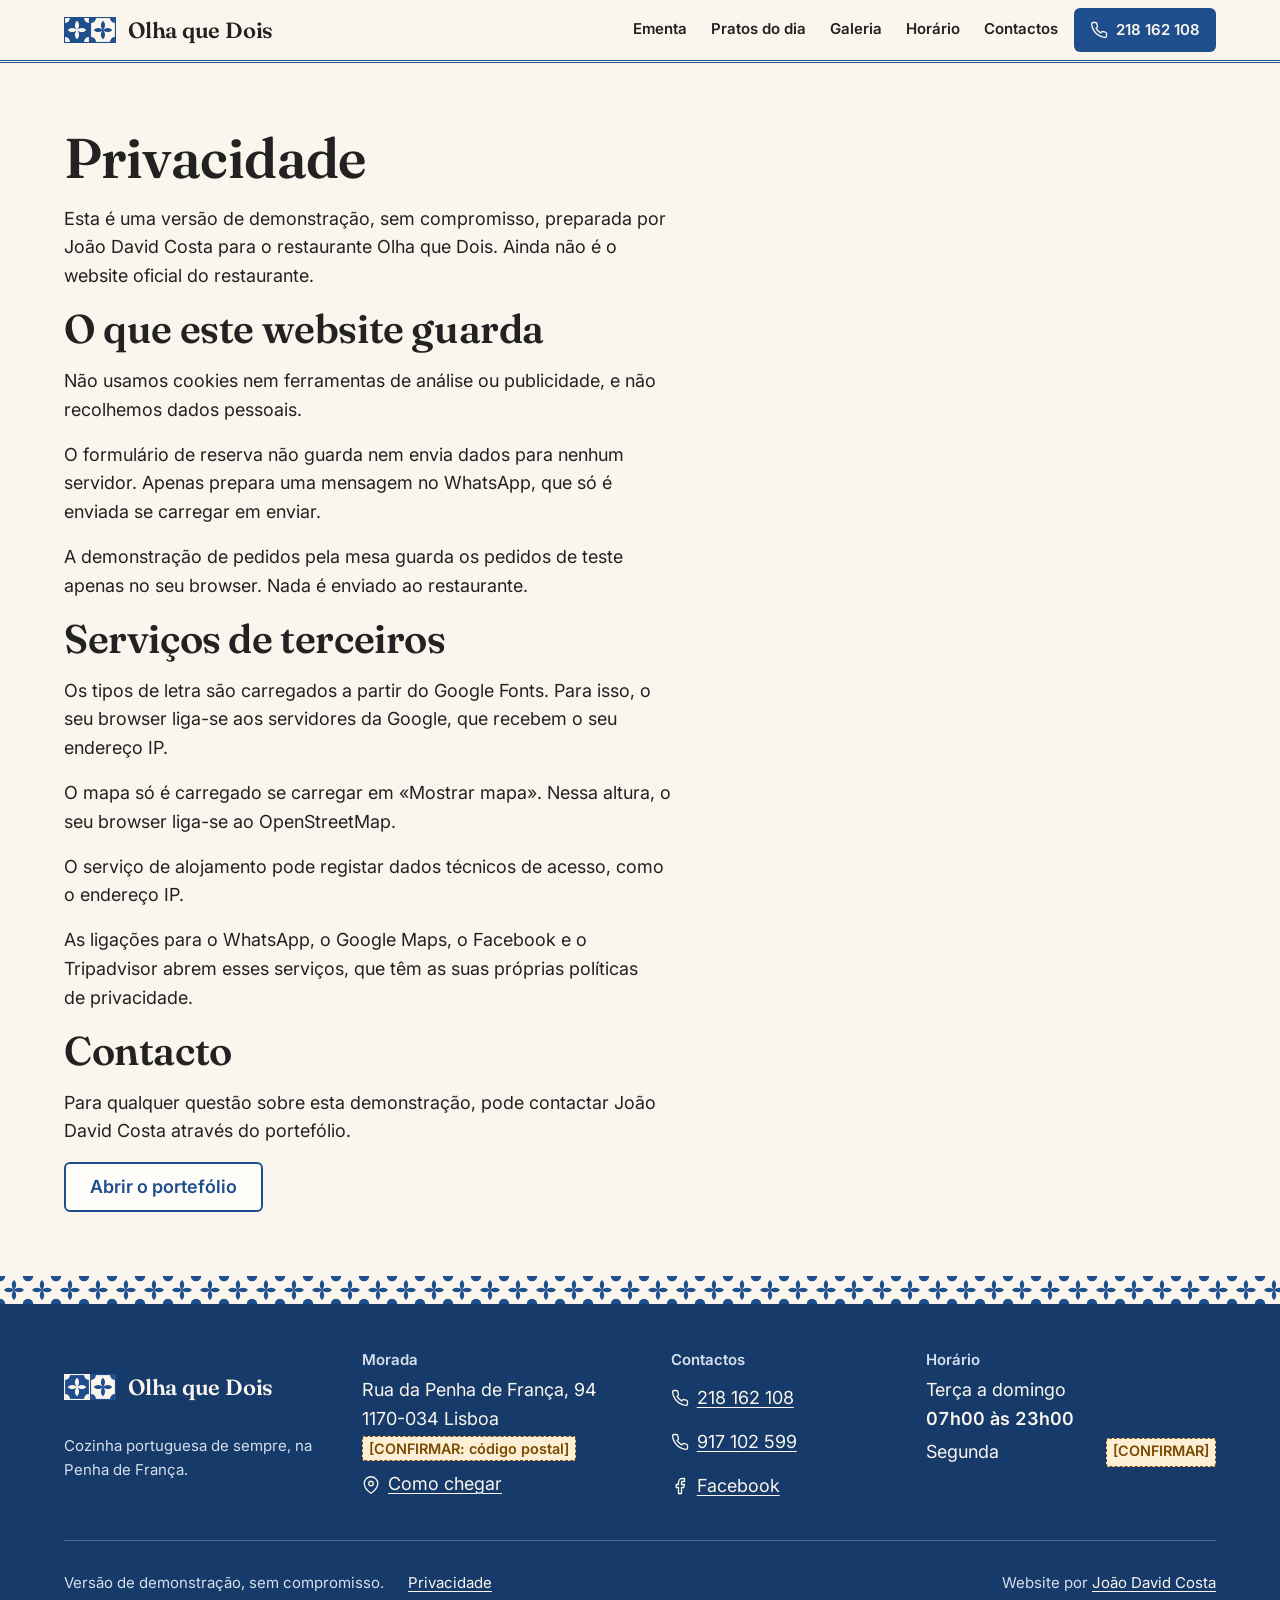
<file: privacidade.html>
<!doctype html>
<html lang="pt-PT">
<head>
  <meta charset="utf-8">
  <meta name="viewport" content="width=device-width, initial-scale=1, viewport-fit=cover">
  <title>Privacidade · Olha que Dois</title>
  <meta name="description" content="Como esta versão de demonstração do website do Olha que Dois trata os seus dados.">
  <meta name="robots" content="noindex">
  <meta name="theme-color" content="#1F4E8C">
  <link rel="canonical" href="https://joaodavidfffcosta.github.io/olha-que-dois-demo/privacidade.html">
  <link rel="manifest" href="manifest.webmanifest">
  <script>document.documentElement.classList.add("js");</script>
  <link rel="preconnect" href="https://fonts.googleapis.com">
  <link rel="preconnect" href="https://fonts.gstatic.com" crossorigin>
  <link rel="stylesheet" href="https://fonts.googleapis.com/css2?family=Fraunces:opsz,wght@9..144,600&family=Inter:wght@400;600&display=swap">
  <link rel="stylesheet" href="assets/css/styles.css?v=20261109">
  <link rel="icon" href="assets/images/favicon.svg?v=20261109" type="image/svg+xml">
  <link rel="icon" href="assets/images/favicon-32.png?v=20261109" sizes="32x32" type="image/png">
  <link rel="apple-touch-icon" href="assets/images/apple-touch-icon.png?v=20261109">
  <script src="assets/js/site-data.js?v=20261109" defer></script>
  <script type="module" src="assets/js/app.js?v=20261109"></script>
</head>
<body>
  <a class="skip-link" href="#conteudo">Saltar para o conteúdo</a>

  <header class="site-header">
    <div class="container site-header__bar">
      <a class="brand" href="./" aria-label="Olha que Dois, página inicial">
        <svg class="brand__mark" aria-hidden="true"><use href="assets/images/icons.svg#mark"></use></svg>
        <span class="brand__name" data-text="name">Olha que Dois</span>
      </a>
      <button class="nav-toggle" type="button" aria-expanded="false" aria-controls="site-nav">
        <span class="nav-toggle__bars" aria-hidden="true"></span>
        <span data-nav-label>Menu</span>
      </button>
      <nav class="site-nav" id="site-nav" aria-label="Navegação principal">
        <ul class="site-nav__list">
          <li><a class="site-nav__link" href="./#ementa">Ementa</a></li>
          <li><a class="site-nav__link" href="./#pratos-do-dia">Pratos do dia</a></li>
          <li><a class="site-nav__link" href="./#galeria">Galeria</a></li>
          <li><a class="site-nav__link" href="./#horario">Horário</a></li>
          <li><a class="site-nav__link" href="./#contactos">Contactos</a></li>
        </ul>
      </nav>
      <a class="site-header__call" data-href="links.callLandline" href="tel:+351218162108">
        <svg class="icon" aria-hidden="true"><use href="assets/images/icons.svg#phone"></use></svg>
        <span data-text="phones.landline.display">218 162 108</span>
      </a>
    </div>
  </header>

  <main id="conteudo" tabindex="-1" class="section">
    <div class="container stack">
      <h1>Privacidade</h1>
      <p>Esta é uma versão de demonstração, sem compromisso, preparada por João David Costa para o restaurante Olha que Dois. Ainda não é o website oficial do restaurante.</p>

      <h2>O que este website guarda</h2>
      <p>Não usamos cookies nem ferramentas de análise ou publicidade, e não recolhemos dados pessoais.</p>
      <p>O formulário de reserva não guarda nem envia dados para nenhum servidor. Apenas prepara uma mensagem no WhatsApp, que só é enviada se carregar em enviar.</p>
      <p>A demonstração de pedidos pela mesa guarda os pedidos de teste apenas no seu browser. Nada é enviado ao restaurante.</p>

      <h2>Serviços de terceiros</h2>
      <p>Os tipos de letra são carregados a partir do Google Fonts. Para isso, o seu browser liga-se aos servidores da Google, que recebem o seu endereço IP.</p>
      <p>O mapa só é carregado se carregar em «Mostrar mapa». Nessa altura, o seu browser liga-se ao OpenStreetMap.</p>
      <p>O serviço de alojamento pode registar dados técnicos de acesso, como o endereço IP.</p>
      <p>As ligações para o WhatsApp, o Google Maps, o Facebook e o Tripadvisor abrem esses serviços, que têm as suas próprias políticas de privacidade.</p>

      <h2>Contacto</h2>
      <p>Para qualquer questão sobre esta demonstração, pode contactar João David Costa através do portefólio.</p>
      <a class="btn btn--secondary" data-href="links.portfolio" href="https://joaodavidfffcosta.github.io/portfolio/" rel="noopener">Abrir o portefólio</a>
    </div>
  </main>

  <div class="site-footer__band"><div class="azulejo-band" aria-hidden="true"></div></div>
  <footer class="site-footer on-dark">
    <div class="container">
      <div class="site-footer__grid">
        <div class="site-footer__brand">
          <a class="brand" href="./" aria-label="Olha que Dois, página inicial">
            <svg class="brand__mark" aria-hidden="true"><use href="assets/images/icons.svg#mark"></use></svg>
            <span class="brand__name" data-text="name">Olha que Dois</span>
          </a>
          <p class="site-footer__tagline" data-text="tagline">Cozinha portuguesa de sempre, na Penha de França.</p>
        </div>

        <div>
          <h2 class="site-footer__title">Morada</h2>
          <address>
            <span data-text="address.street">Rua da Penha de França, 94</span><br>
            <span data-text="address.postalCode">1170-034</span>
            <span data-text="address.city">Lisboa</span>
            <span class="ph" data-unless="address.postalCodeConfirmed">[CONFIRMAR: código postal]</span>
          </address>
          <a class="site-footer__contact-link" data-href="links.directions" href="https://www.google.com/maps/dir/?api=1&amp;destination=38.723598,-9.129276" rel="noopener">
            <svg class="icon" aria-hidden="true"><use href="assets/images/icons.svg#pin"></use></svg>
            Como chegar
          </a>
        </div>

        <div>
          <h2 class="site-footer__title">Contactos</h2>
          <ul class="contact-list">
            <li>
              <a class="site-footer__contact-link" data-href="links.callLandline" href="tel:+351218162108">
                <svg class="icon" aria-hidden="true"><use href="assets/images/icons.svg#phone"></use></svg>
                <span data-text="phones.landline.display">218 162 108</span>
                <span class="visually-hidden">(telefone fixo)</span>
              </a>
            </li>
            <li>
              <a class="site-footer__contact-link" data-href="links.callMobile" href="tel:+351917102599">
                <svg class="icon" aria-hidden="true"><use href="assets/images/icons.svg#phone"></use></svg>
                <span data-text="phones.mobile.display">917 102 599</span>
                <span class="visually-hidden">(telemóvel)</span>
              </a>
            </li>
            <li>
              <a class="site-footer__social" data-href="links.facebook" href="https://www.facebook.com/228207417275719" rel="noopener">
                <svg class="icon" aria-hidden="true"><use href="assets/images/icons.svg#facebook"></use></svg>
                Facebook
              </a>
            </li>
          </ul>
        </div>

        <div>
          <h2 class="site-footer__title">Horário</h2>
          <ul class="hours-summary" data-hours-summary>
            <li class="hours-summary__row"><span>Terça a domingo</span><span class="hours-summary__time">07h00 às 23h00</span></li>
            <li class="hours-summary__row"><span>Segunda</span><span class="ph">[CONFIRMAR]</span></li>
          </ul>
        </div>
      </div>

      <div class="site-footer__legal">
        <p>Versão de demonstração, sem compromisso.</p>
        <a href="privacidade.html">Privacidade</a>
        <p class="site-footer__credit">Website por <a data-href="links.portfolio" data-text="credits.author" href="https://joaodavidfffcosta.github.io/portfolio/" rel="noopener">João David Costa</a></p>
      </div>
    </div>
  </footer>

  <nav class="action-bar" aria-label="Ações rápidas">
    <a class="action-bar__item action-bar__item--primary" data-href="links.callLandline" href="tel:+351218162108">
      <svg class="icon" aria-hidden="true"><use href="assets/images/icons.svg#phone"></use></svg>
      <span class="action-bar__label">Ligar</span>
      <span class="action-bar__sub" data-text="phones.landline.display">218 162 108</span>
    </a>
    <a class="action-bar__item" data-href="links.whatsapp" href="https://wa.me/351917102599" rel="noopener">
      <svg class="icon" aria-hidden="true"><use href="assets/images/icons.svg#message"></use></svg>
      <span class="action-bar__label">WhatsApp</span>
      <span class="action-bar__sub">
        <span class="ph" data-unless="phones.mobile.whatsappConfirmed">[CONFIRMAR]</span>
        <span data-if="phones.mobile.whatsappConfirmed" hidden>Enviar mensagem</span>
      </span>
    </a>
    <a class="action-bar__item" data-href="links.directions" href="https://www.google.com/maps/dir/?api=1&amp;destination=38.723598,-9.129276" rel="noopener">
      <svg class="icon" aria-hidden="true"><use href="assets/images/icons.svg#pin"></use></svg>
      <span class="action-bar__label">Como chegar</span>
      <span class="action-bar__sub">Ver no mapa</span>
    </a>
  </nav>
</body>
</html>
</file>
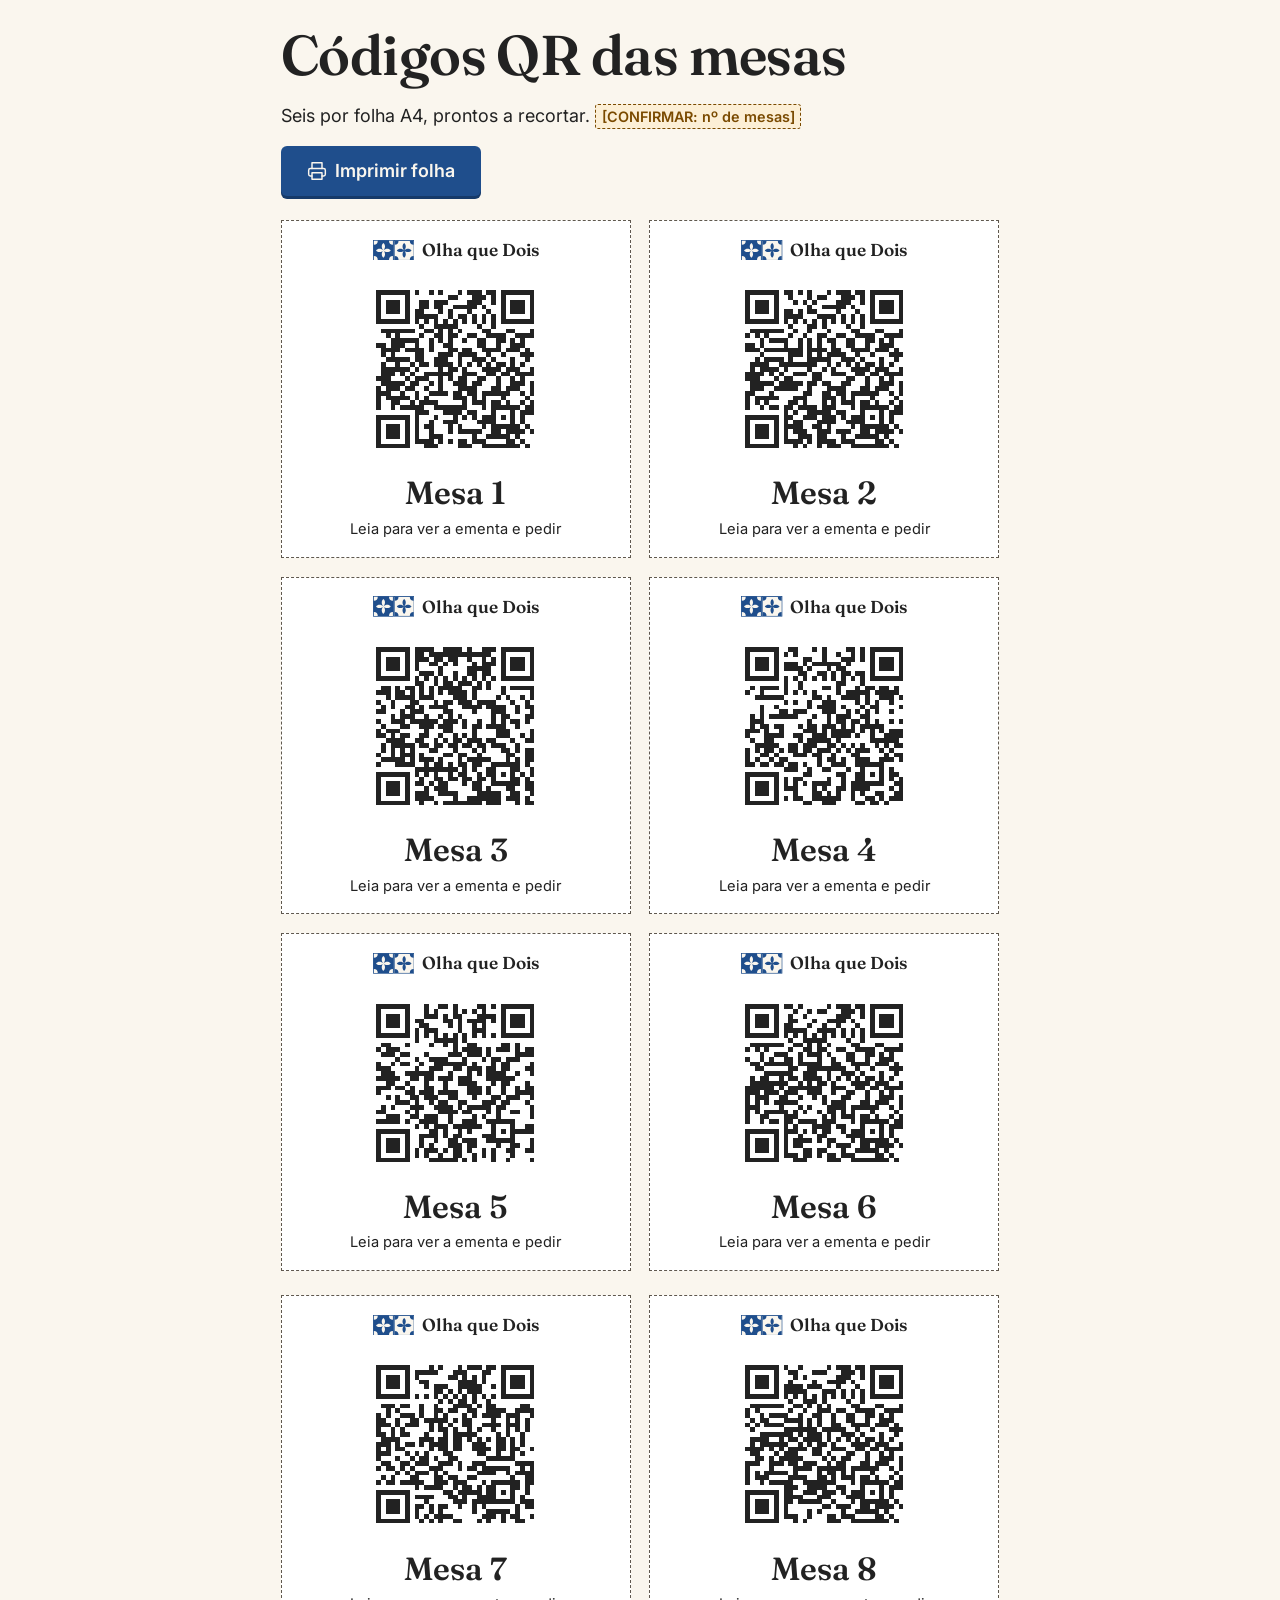
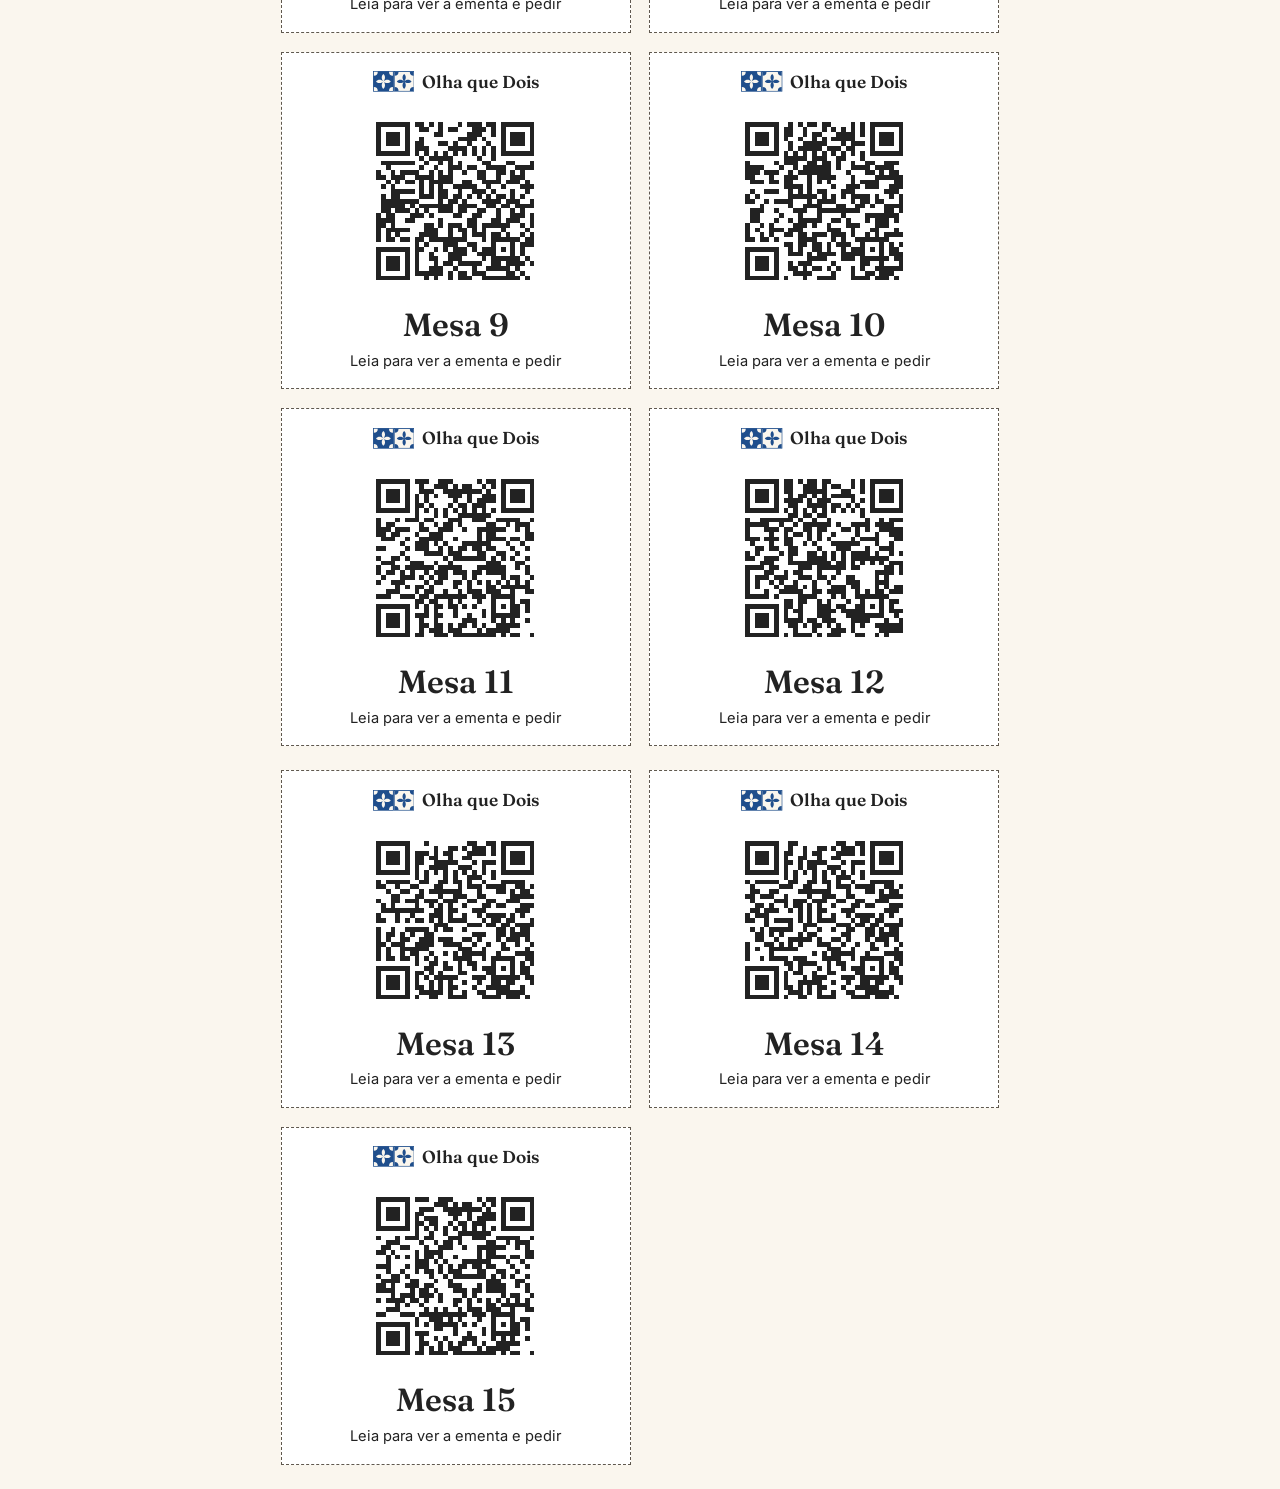
<file: qr.html>
<!doctype html>
<html lang="pt-PT">
<head>
  <meta charset="utf-8">
  <meta name="viewport" content="width=device-width, initial-scale=1, viewport-fit=cover">
  <title>Códigos QR das mesas · Olha que Dois</title>
  <meta name="description" content="Folha para imprimir com os códigos QR das mesas do Olha que Dois.">
  <meta name="robots" content="noindex">
  <meta name="theme-color" content="#1F4E8C">
  <link rel="canonical" href="https://joaodavidfffcosta.github.io/olha-que-dois-demo/qr.html">
  <link rel="manifest" href="manifest.webmanifest">
  <link rel="preconnect" href="https://fonts.googleapis.com">
  <link rel="preconnect" href="https://fonts.gstatic.com" crossorigin>
  <link rel="stylesheet" href="https://fonts.googleapis.com/css2?family=Fraunces:opsz,wght@9..144,600&family=Inter:wght@400;600&display=swap">
  <link rel="stylesheet" href="assets/css/styles.css?v=20261109">
  <link rel="stylesheet" href="assets/css/pedidos.css?v=20261109">
  <link rel="icon" href="assets/images/favicon.svg?v=20261109" type="image/svg+xml">
  <link rel="icon" href="assets/images/favicon-32.png?v=20261109" sizes="32x32" type="image/png">
  <link rel="apple-touch-icon" href="assets/images/apple-touch-icon.png?v=20261109">
  <script src="assets/js/site-data.js?v=20261109" defer></script>
  <script type="module" src="assets/js/qr-sheet.js?v=20261109"></script>
</head>
<body class="qr-sheet">
  <main>
    <header class="qr-tools no-print">
      <div class="stack">
        <h1>Códigos QR das mesas</h1>
        <p>Seis por folha A4, prontos a recortar. <span class="ph" data-tables-tag>[CONFIRMAR: nº de mesas]</span></p>
        <p class="ph" data-local-warning hidden>Estes códigos apontam para este computador. Imprima-os depois de publicar o site.</p>
      </div>
      <button class="btn btn--primary" type="button" data-print>
        <svg class="icon" aria-hidden="true"><use href="assets/images/icons.svg#printer"></use></svg>
        Imprimir folha
      </button>
    </header>
    <div data-qr-pages></div>
  </main>
</body>
</html>
</file>
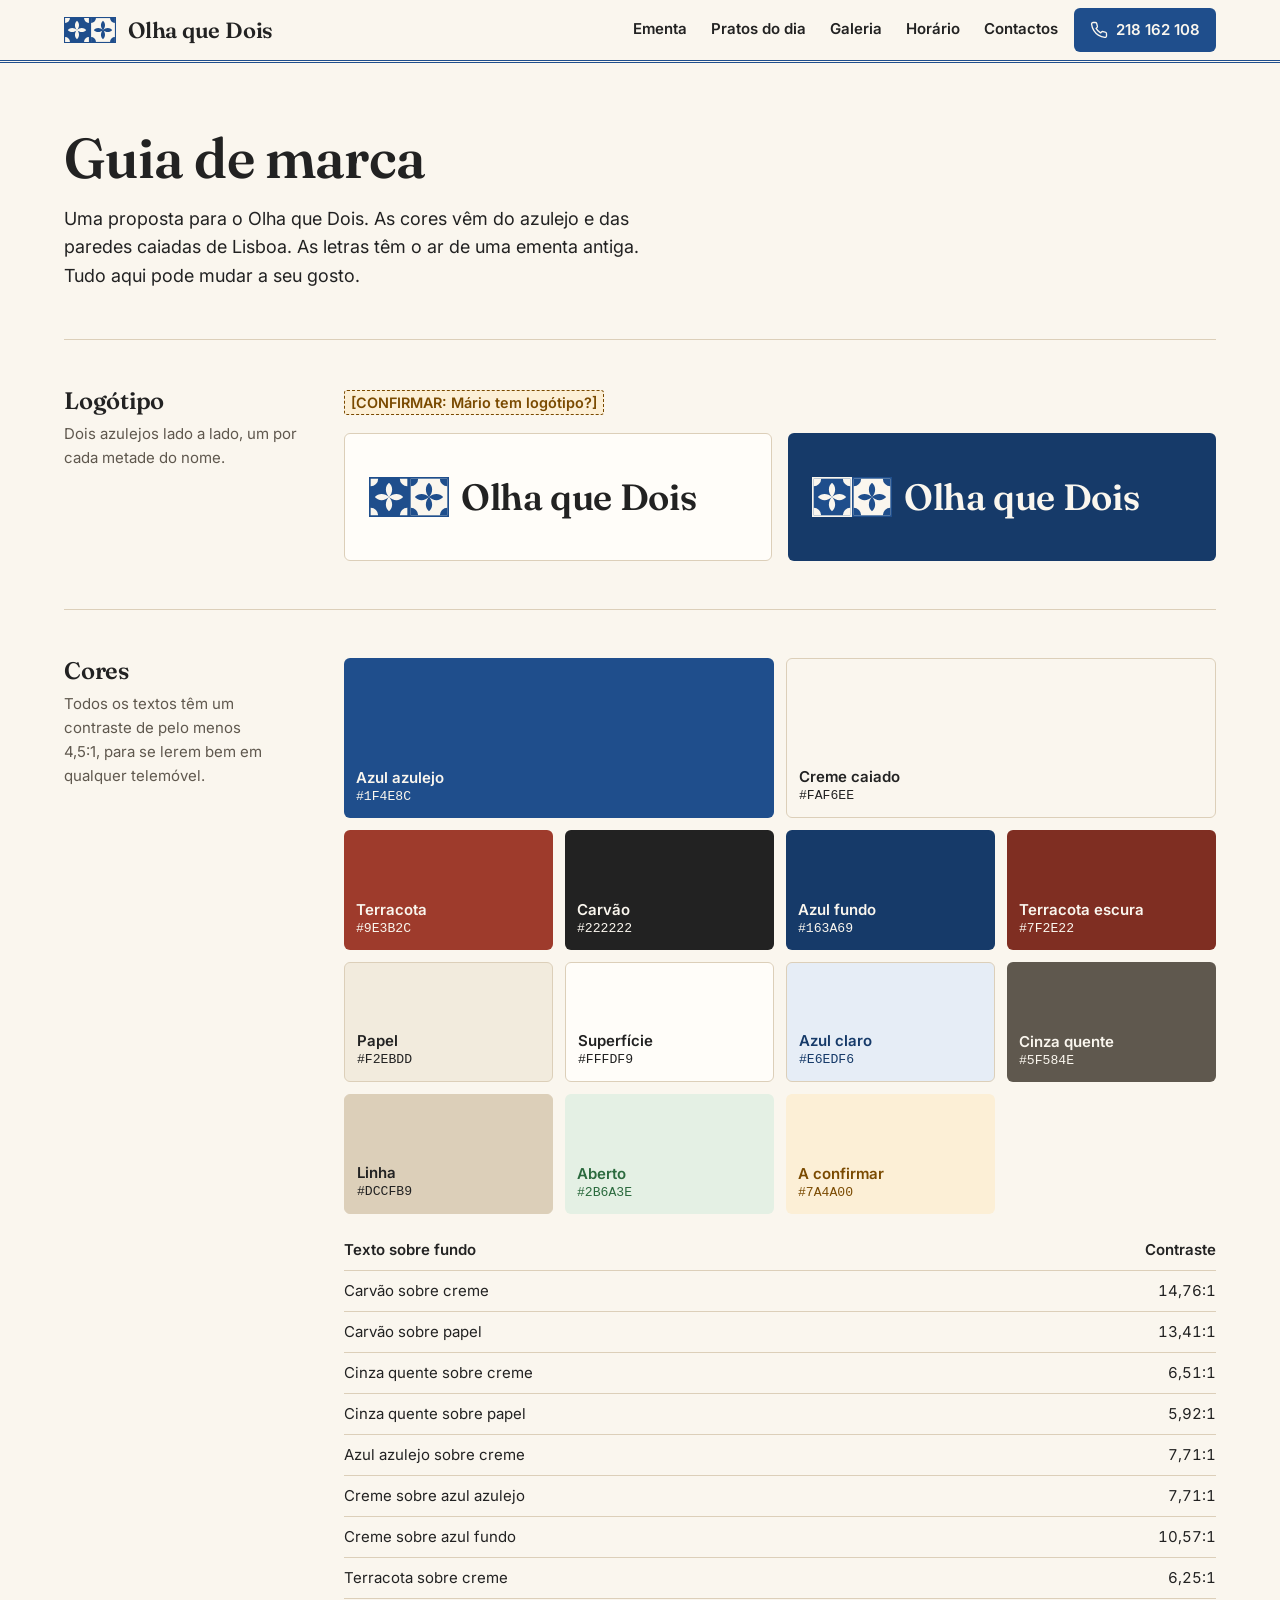
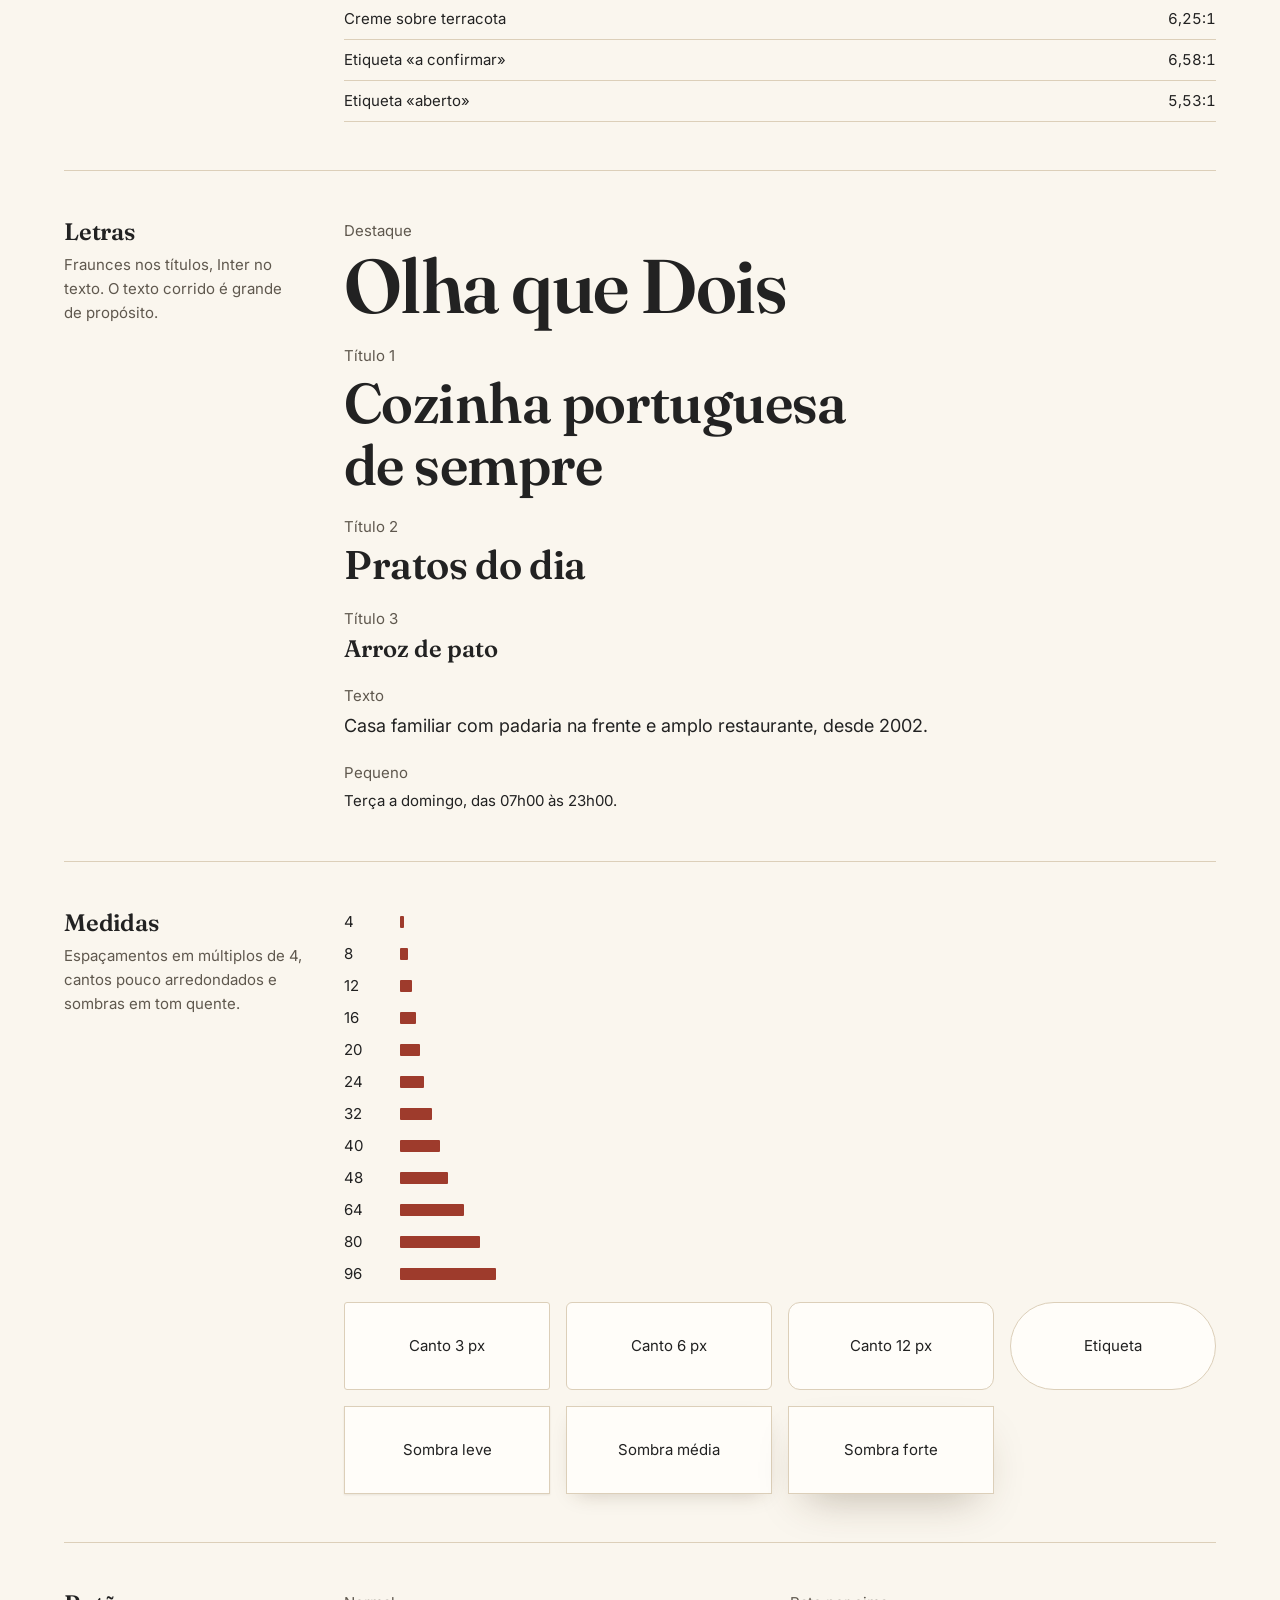
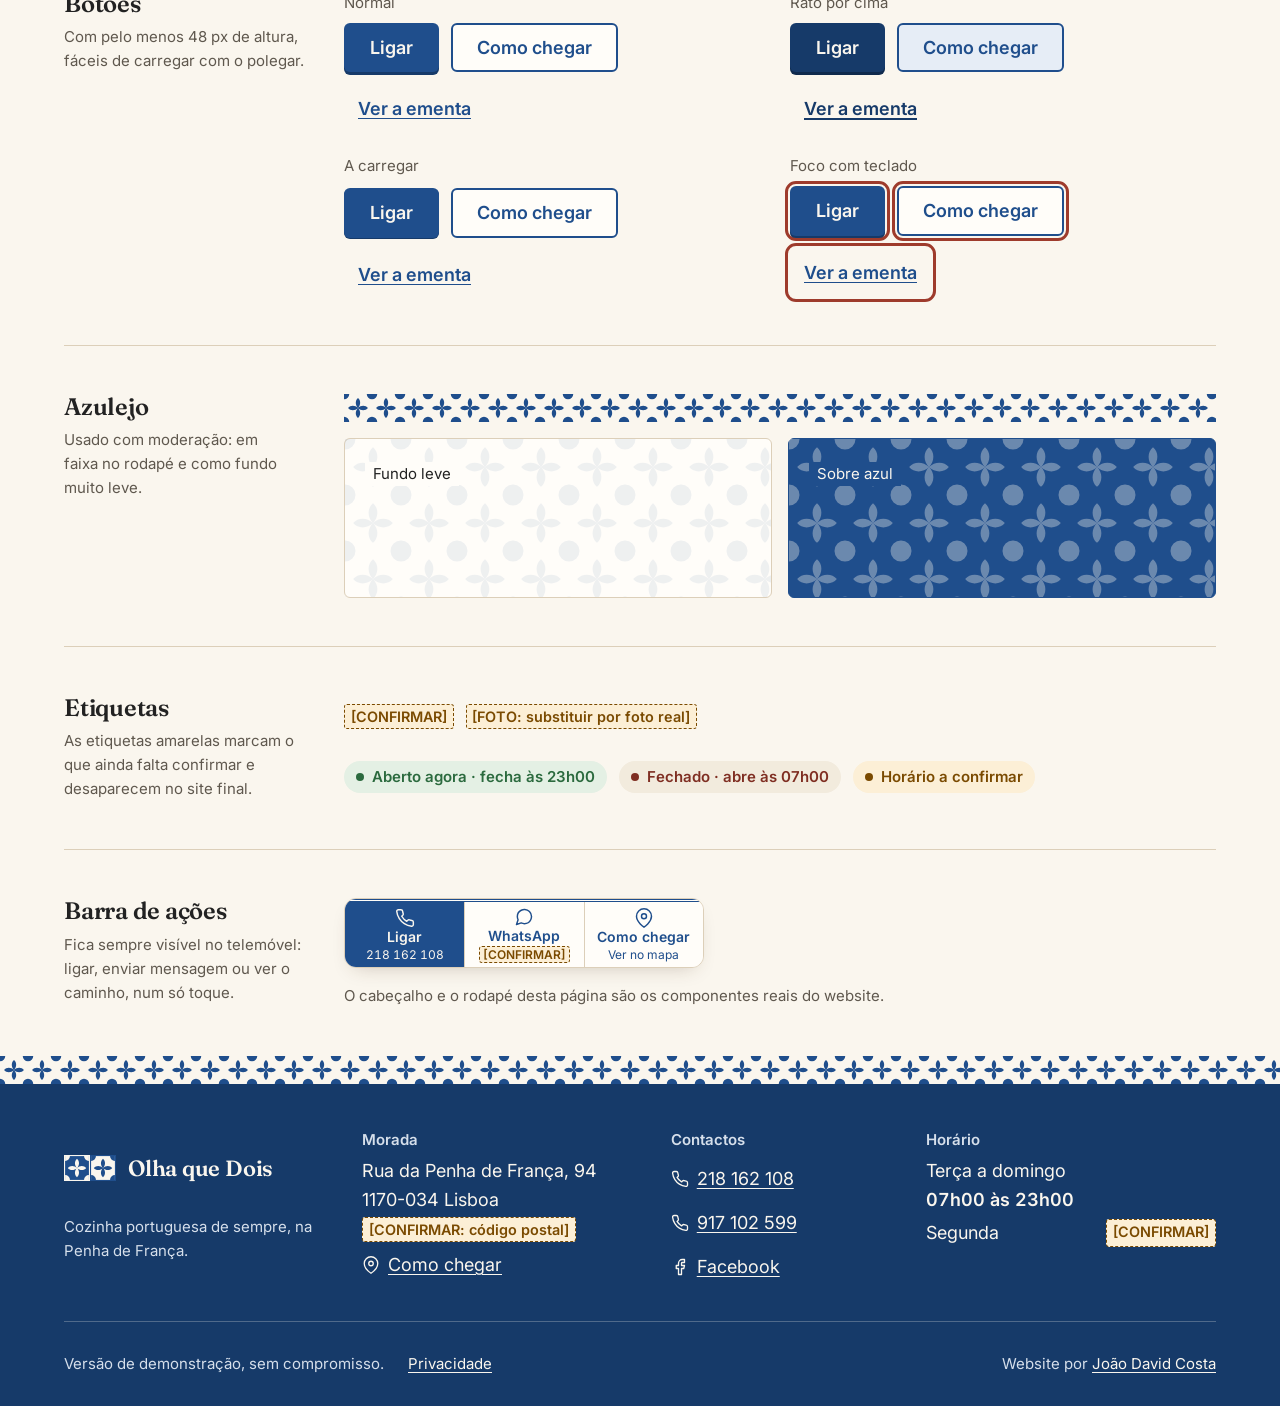
<file: styleguide.html>
<!doctype html>
<html lang="pt-PT">
<head>
  <meta charset="utf-8">
  <meta name="viewport" content="width=device-width, initial-scale=1, viewport-fit=cover">
  <title>Guia de marca · Olha que Dois</title>
  <meta name="description" content="Proposta de identidade visual para o website do Olha que Dois: logótipo, cores, letras e componentes.">
  <meta name="robots" content="noindex">
  <meta name="theme-color" content="#1F4E8C">
  <link rel="canonical" href="https://joaodavidfffcosta.github.io/olha-que-dois-demo/styleguide.html">
  <link rel="manifest" href="manifest.webmanifest">
  <script>document.documentElement.classList.add("js");</script>
  <link rel="preconnect" href="https://fonts.googleapis.com">
  <link rel="preconnect" href="https://fonts.gstatic.com" crossorigin>
  <link rel="stylesheet" href="https://fonts.googleapis.com/css2?family=Fraunces:opsz,wght@9..144,600&family=Inter:wght@400;600&display=swap">
  <link rel="stylesheet" href="assets/css/styles.css?v=20261109">
  <link rel="icon" href="assets/images/favicon.svg?v=20261109" type="image/svg+xml">
  <link rel="icon" href="assets/images/favicon-32.png?v=20261109" sizes="32x32" type="image/png">
  <link rel="apple-touch-icon" href="assets/images/apple-touch-icon.png?v=20261109">
  <script src="assets/js/site-data.js?v=20261109" defer></script>
  <script type="module" src="assets/js/app.js?v=20261109"></script>
  <style>
    /* Styleguide-only layout. Nothing here ships to the public pages. */
    .sg-intro { padding-block: var(--space-16) var(--space-12); }
    .sg-block { display: grid; gap: var(--space-6); padding-block: var(--space-10); border-top: 1px solid var(--color-line); }
    .sg-block__title { font-size: var(--text-h3); }
    .sg-block__note { margin-top: var(--space-2); color: var(--color-muted); font-size: var(--text-small); }
    .sg-grid { display: grid; gap: var(--space-4); min-width: 0; }
    .sg-label { color: var(--color-muted); font-size: var(--text-small); }
    code { font-family: ui-monospace, SFMono-Regular, Menlo, Consolas, monospace; font-size: 0.875em; }

    .sg-logos { display: grid; gap: var(--space-4); }
    .sg-logo { display: grid; place-items: center start; min-height: 8rem; padding: var(--space-6); border-radius: var(--radius-md); }
    .sg-logo--light { border: 1px solid var(--color-line); background: var(--color-surface); }
    .sg-logo--dark { background: var(--color-azulejo-deep); color: var(--color-cream); --mark-edge: var(--color-cream); }
    .sg-wordmark { display: inline-flex; align-items: center; gap: var(--space-3); }
    .sg-wordmark svg { flex: none; width: clamp(3.5rem, 2.75rem + 3vw, 5rem); height: clamp(1.75rem, 1.375rem + 1.5vw, 2.5rem); }
    .sg-wordmark span { font-family: var(--font-display); font-size: clamp(1.625rem, 1.4rem + 1.1vw, 2.5rem); font-weight: 600; letter-spacing: -0.01em; line-height: 1; white-space: nowrap; }

    .sg-swatches { display: grid; grid-template-columns: repeat(2, minmax(0, 1fr)); gap: var(--space-3); }
    .sg-swatch { display: grid; align-content: end; min-height: 7.5rem; padding: var(--space-3); border-radius: var(--radius-md); font-size: var(--text-small); line-height: 1.35; }
    .sg-swatch strong { font-weight: 600; }
    .sg-swatch--outlined { border: 1px solid var(--color-line); }
    .sg-swatch--lead { grid-column: span 2; min-height: 10rem; }

    .sg-table { width: 100%; border-collapse: collapse; font-size: var(--text-small); }
    .sg-table th, .sg-table td { padding: var(--space-2) var(--space-3) var(--space-2) 0; border-bottom: 1px solid var(--color-line); text-align: left; vertical-align: top; }
    .sg-table th { font-weight: 600; }
    .sg-table td:last-child, .sg-table th:last-child { padding-right: 0; text-align: right; font-variant-numeric: tabular-nums; }

    .sg-type { display: grid; gap: var(--space-5); min-width: 0; }
    .sg-type > div { display: grid; gap: var(--space-1); }

    .sg-spaces { display: grid; gap: var(--space-2); }
    .sg-space { display: grid; grid-template-columns: 3.5rem 1fr; align-items: center; font-size: var(--text-small); }
    .sg-space i { display: block; height: 0.75rem; border-radius: 1px; background: var(--color-terracotta); }

    .sg-boxes { display: grid; grid-template-columns: repeat(2, minmax(0, 1fr)); gap: var(--space-4); }
    .sg-box { display: grid; place-items: center; min-height: 5.5rem; padding: var(--space-2); background: var(--color-surface); border: 1px solid var(--color-line); font-size: var(--text-small); text-align: center; }

    .sg-states { display: grid; gap: var(--space-5); }
    .sg-states > div { display: grid; gap: var(--space-2); }
    .is-focus { outline: 3px solid var(--color-terracotta); outline-offset: 2px; }

    .sg-pattern { min-height: 10rem; padding: var(--space-5); border: 1px solid var(--color-line); border-radius: var(--radius-md); background: var(--color-surface); }
    .sg-pattern--strong { background: var(--color-azulejo); color: var(--color-cream); border-color: var(--color-azulejo); --azulejo-color: var(--color-cream); --azulejo-opacity: 0.35; }
    .sg-pattern p { display: inline-block; padding-inline: var(--space-2); background: var(--color-surface); }
    .sg-pattern--strong p { background: var(--color-azulejo); }

    .sg-tags { display: flex; flex-wrap: wrap; align-items: center; gap: var(--space-3); }

    .sg-bar-frame { max-width: 22.5rem; overflow: hidden; border: 1px solid var(--color-line); border-radius: var(--radius-lg); background: var(--color-cream); box-shadow: var(--shadow-md); }
    .sg-bar-frame .action-bar { position: static; display: grid; padding-bottom: 0; }

    @media (min-width: 640px) {
      .sg-logos { grid-template-columns: repeat(2, minmax(0, 1fr)); }
      .sg-swatches { grid-template-columns: repeat(4, minmax(0, 1fr)); }
      .sg-boxes { grid-template-columns: repeat(4, minmax(0, 1fr)); }
    }

    @media (min-width: 960px) {
      .sg-block { grid-template-columns: 15rem minmax(0, 1fr); gap: var(--space-10); padding-block: var(--space-12); }
      .sg-states { grid-template-columns: repeat(2, minmax(0, 1fr)); }
    }
  </style>
</head>
<body>
  <a class="skip-link" href="#conteudo">Saltar para o conteúdo</a>

  <header class="site-header">
    <div class="container site-header__bar">
      <a class="brand" href="./" aria-label="Olha que Dois, página inicial">
        <svg class="brand__mark" aria-hidden="true"><use href="assets/images/icons.svg#mark"></use></svg>
        <span class="brand__name" data-text="name">Olha que Dois</span>
      </a>
      <button class="nav-toggle" type="button" aria-expanded="false" aria-controls="site-nav">
        <span class="nav-toggle__bars" aria-hidden="true"></span>
        <span data-nav-label>Menu</span>
      </button>
      <nav class="site-nav" id="site-nav" aria-label="Navegação principal">
        <ul class="site-nav__list">
          <li><a class="site-nav__link" href="./#ementa">Ementa</a></li>
          <li><a class="site-nav__link" href="./#pratos-do-dia">Pratos do dia</a></li>
          <li><a class="site-nav__link" href="./#galeria">Galeria</a></li>
          <li><a class="site-nav__link" href="./#horario">Horário</a></li>
          <li><a class="site-nav__link" href="./#contactos">Contactos</a></li>
        </ul>
      </nav>
      <a class="site-header__call" data-href="links.callLandline" href="tel:+351218162108">
        <svg class="icon" aria-hidden="true"><use href="assets/images/icons.svg#phone"></use></svg>
        <span data-text="phones.landline.display">218 162 108</span>
      </a>
    </div>
  </header>

  <main id="conteudo" tabindex="-1">
    <div class="container">
      <div class="sg-intro stack">
        <h1>Guia de marca</h1>
        <p>Uma proposta para o Olha que Dois. As cores vêm do azulejo e das paredes caiadas de Lisboa. As letras têm o ar de uma ementa antiga. Tudo aqui pode mudar a seu gosto.</p>
      </div>

      <section class="sg-block" aria-labelledby="sg-logo">
        <div>
          <h2 class="sg-block__title" id="sg-logo">Logótipo</h2>
          <p class="sg-block__note">Dois azulejos lado a lado, um por cada metade do nome.</p>
        </div>
        <div class="sg-grid">
          <p><span class="ph">[CONFIRMAR: Mário tem logótipo?]</span></p>
          <div class="sg-logos">
            <div class="sg-logo sg-logo--light">
              <div class="sg-wordmark">
                <svg aria-hidden="true"><use href="assets/images/icons.svg#mark"></use></svg>
                <span>Olha que Dois</span>
              </div>
            </div>
            <div class="sg-logo sg-logo--dark">
              <div class="sg-wordmark">
                <svg aria-hidden="true"><use href="assets/images/icons.svg#mark"></use></svg>
                <span>Olha que Dois</span>
              </div>
            </div>
          </div>
        </div>
      </section>

      <section class="sg-block" aria-labelledby="sg-cores">
        <div>
          <h2 class="sg-block__title" id="sg-cores">Cores</h2>
          <p class="sg-block__note">Todos os textos têm um contraste de pelo menos 4,5:1, para se lerem bem em qualquer telemóvel.</p>
        </div>
        <div class="sg-grid">
          <ul class="sg-swatches">
            <li class="sg-swatch sg-swatch--lead" style="background:var(--color-azulejo);color:var(--color-cream)"><strong>Azul azulejo</strong><code>#1F4E8C</code></li>
            <li class="sg-swatch sg-swatch--lead sg-swatch--outlined" style="background:var(--color-cream)"><strong>Creme caiado</strong><code>#FAF6EE</code></li>
            <li class="sg-swatch" style="background:var(--color-terracotta);color:var(--color-cream)"><strong>Terracota</strong><code>#9E3B2C</code></li>
            <li class="sg-swatch" style="background:var(--color-charcoal);color:var(--color-cream)"><strong>Carvão</strong><code>#222222</code></li>
            <li class="sg-swatch" style="background:var(--color-azulejo-deep);color:var(--color-cream)"><strong>Azul fundo</strong><code>#163A69</code></li>
            <li class="sg-swatch" style="background:var(--color-terracotta-deep);color:var(--color-cream)"><strong>Terracota escura</strong><code>#7F2E22</code></li>
            <li class="sg-swatch sg-swatch--outlined" style="background:var(--color-paper)"><strong>Papel</strong><code>#F2EBDD</code></li>
            <li class="sg-swatch sg-swatch--outlined" style="background:var(--color-surface)"><strong>Superfície</strong><code>#FFFDF9</code></li>
            <li class="sg-swatch sg-swatch--outlined" style="background:var(--color-azulejo-tint);color:var(--color-azulejo-deep)"><strong>Azul claro</strong><code>#E6EDF6</code></li>
            <li class="sg-swatch" style="background:var(--color-muted);color:var(--color-cream)"><strong>Cinza quente</strong><code>#5F584E</code></li>
            <li class="sg-swatch sg-swatch--outlined" style="background:var(--color-line)"><strong>Linha</strong><code>#DCCFB9</code></li>
            <li class="sg-swatch" style="background:var(--color-success-bg);color:var(--color-success)"><strong>Aberto</strong><code>#2B6A3E</code></li>
            <li class="sg-swatch" style="background:var(--color-warning-bg);color:var(--color-warning)"><strong>A confirmar</strong><code>#7A4A00</code></li>
          </ul>
          <table class="sg-table">
            <caption class="visually-hidden">Contraste entre as cores de texto e de fundo</caption>
            <thead><tr><th scope="col">Texto sobre fundo</th><th scope="col">Contraste</th></tr></thead>
            <tbody>
              <tr><td>Carvão sobre creme</td><td>14,76:1</td></tr>
              <tr><td>Carvão sobre papel</td><td>13,41:1</td></tr>
              <tr><td>Cinza quente sobre creme</td><td>6,51:1</td></tr>
              <tr><td>Cinza quente sobre papel</td><td>5,92:1</td></tr>
              <tr><td>Azul azulejo sobre creme</td><td>7,71:1</td></tr>
              <tr><td>Creme sobre azul azulejo</td><td>7,71:1</td></tr>
              <tr><td>Creme sobre azul fundo</td><td>10,57:1</td></tr>
              <tr><td>Terracota sobre creme</td><td>6,25:1</td></tr>
              <tr><td>Creme sobre terracota</td><td>6,25:1</td></tr>
              <tr><td>Etiqueta «a confirmar»</td><td>6,58:1</td></tr>
              <tr><td>Etiqueta «aberto»</td><td>5,53:1</td></tr>
            </tbody>
          </table>
        </div>
      </section>

      <section class="sg-block" aria-labelledby="sg-letras">
        <div>
          <h2 class="sg-block__title" id="sg-letras">Letras</h2>
          <p class="sg-block__note">Fraunces nos títulos, Inter no texto. O texto corrido é grande de propósito.</p>
        </div>
        <div class="sg-type">
          <div><span class="sg-label">Destaque</span><p class="text-display">Olha que Dois</p></div>
          <div><span class="sg-label">Título 1</span><p style="font:600 var(--text-h1)/1.1 var(--font-display);letter-spacing:-.01em">Cozinha portuguesa de sempre</p></div>
          <div><span class="sg-label">Título 2</span><p style="font:600 var(--text-h2)/1.1 var(--font-display);letter-spacing:-.01em">Pratos do dia</p></div>
          <div><span class="sg-label">Título 3</span><p style="font:600 var(--text-h3)/1.2 var(--font-display)">Arroz de pato</p></div>
          <div><span class="sg-label">Texto</span><p>Casa familiar com padaria na frente e amplo restaurante, desde 2002.</p></div>
          <div><span class="sg-label">Pequeno</span><p class="text-small">Terça a domingo, das 07h00 às 23h00.</p></div>
        </div>
      </section>

      <section class="sg-block" aria-labelledby="sg-medidas">
        <div>
          <h2 class="sg-block__title" id="sg-medidas">Medidas</h2>
          <p class="sg-block__note">Espaçamentos em múltiplos de 4, cantos pouco arredondados e sombras em tom quente.</p>
        </div>
        <div class="sg-grid">
          <div class="sg-spaces">
            <div class="sg-space"><span>4</span><i style="width:var(--space-1)"></i></div>
            <div class="sg-space"><span>8</span><i style="width:var(--space-2)"></i></div>
            <div class="sg-space"><span>12</span><i style="width:var(--space-3)"></i></div>
            <div class="sg-space"><span>16</span><i style="width:var(--space-4)"></i></div>
            <div class="sg-space"><span>20</span><i style="width:var(--space-5)"></i></div>
            <div class="sg-space"><span>24</span><i style="width:var(--space-6)"></i></div>
            <div class="sg-space"><span>32</span><i style="width:var(--space-8)"></i></div>
            <div class="sg-space"><span>40</span><i style="width:var(--space-10)"></i></div>
            <div class="sg-space"><span>48</span><i style="width:var(--space-12)"></i></div>
            <div class="sg-space"><span>64</span><i style="width:var(--space-16)"></i></div>
            <div class="sg-space"><span>80</span><i style="width:var(--space-20)"></i></div>
            <div class="sg-space"><span>96</span><i style="width:var(--space-24)"></i></div>
          </div>
          <div class="sg-boxes">
            <div class="sg-box" style="border-radius:var(--radius-sm)">Canto 3 px</div>
            <div class="sg-box" style="border-radius:var(--radius-md)">Canto 6 px</div>
            <div class="sg-box" style="border-radius:var(--radius-lg)">Canto 12 px</div>
            <div class="sg-box" style="border-radius:var(--radius-pill)">Etiqueta</div>
            <div class="sg-box" style="box-shadow:var(--shadow-sm)">Sombra leve</div>
            <div class="sg-box" style="box-shadow:var(--shadow-md)">Sombra média</div>
            <div class="sg-box" style="box-shadow:var(--shadow-lg)">Sombra forte</div>
          </div>
        </div>
      </section>

      <section class="sg-block" aria-labelledby="sg-botoes">
        <div>
          <h2 class="sg-block__title" id="sg-botoes">Botões</h2>
          <p class="sg-block__note">Com pelo menos 48 px de altura, fáceis de carregar com o polegar.</p>
        </div>
        <div class="sg-states">
          <div>
            <span class="sg-label">Normal</span>
            <div class="btn-group">
              <span class="btn btn--primary">Ligar</span>
              <span class="btn btn--secondary">Como chegar</span>
              <span class="btn btn--ghost">Ver a ementa</span>
            </div>
          </div>
          <div>
            <span class="sg-label">Rato por cima</span>
            <div class="btn-group">
              <span class="btn btn--primary is-hover">Ligar</span>
              <span class="btn btn--secondary is-hover">Como chegar</span>
              <span class="btn btn--ghost is-hover">Ver a ementa</span>
            </div>
          </div>
          <div>
            <span class="sg-label">A carregar</span>
            <div class="btn-group">
              <span class="btn btn--primary is-active">Ligar</span>
              <span class="btn btn--secondary is-active">Como chegar</span>
              <span class="btn btn--ghost is-active">Ver a ementa</span>
            </div>
          </div>
          <div>
            <span class="sg-label">Foco com teclado</span>
            <div class="btn-group">
              <span class="btn btn--primary is-focus">Ligar</span>
              <span class="btn btn--secondary is-focus">Como chegar</span>
              <span class="btn btn--ghost is-focus">Ver a ementa</span>
            </div>
          </div>
        </div>
      </section>

      <section class="sg-block" aria-labelledby="sg-azulejo">
        <div>
          <h2 class="sg-block__title" id="sg-azulejo">Azulejo</h2>
          <p class="sg-block__note">Usado com moderação: em faixa no rodapé e como fundo muito leve.</p>
        </div>
        <div class="sg-grid">
          <div class="azulejo-band" aria-hidden="true"></div>
          <div class="sg-logos">
            <div class="sg-pattern azulejo"><p class="text-small">Fundo leve</p></div>
            <div class="sg-pattern sg-pattern--strong azulejo"><p class="text-small">Sobre azul</p></div>
          </div>
        </div>
      </section>

      <section class="sg-block" aria-labelledby="sg-etiquetas">
        <div>
          <h2 class="sg-block__title" id="sg-etiquetas">Etiquetas</h2>
          <p class="sg-block__note">As etiquetas amarelas marcam o que ainda falta confirmar e desaparecem no site final.</p>
        </div>
        <div class="sg-grid">
          <div class="sg-tags">
            <span class="ph">[CONFIRMAR]</span>
            <span class="ph">[FOTO: substituir por foto real]</span>
          </div>
          <div class="sg-tags">
            <span class="badge badge--open">Aberto agora · fecha às 23h00</span>
            <span class="badge badge--closed">Fechado · abre às 07h00</span>
            <span class="badge badge--pending">Horário a confirmar</span>
          </div>
        </div>
      </section>

      <section class="sg-block" aria-labelledby="sg-barra">
        <div>
          <h2 class="sg-block__title" id="sg-barra">Barra de ações</h2>
          <p class="sg-block__note">Fica sempre visível no telemóvel: ligar, enviar mensagem ou ver o caminho, num só toque.</p>
        </div>
        <div class="sg-grid">
          <div class="sg-bar-frame">
            <div class="action-bar">
              <span class="action-bar__item action-bar__item--primary">
                <svg class="icon" aria-hidden="true"><use href="assets/images/icons.svg#phone"></use></svg>
                <span class="action-bar__label">Ligar</span>
                <span class="action-bar__sub" data-text="phones.landline.display">218 162 108</span>
              </span>
              <span class="action-bar__item">
                <svg class="icon" aria-hidden="true"><use href="assets/images/icons.svg#message"></use></svg>
                <span class="action-bar__label">WhatsApp</span>
                <span class="action-bar__sub"><span class="ph">[CONFIRMAR]</span></span>
              </span>
              <span class="action-bar__item">
                <svg class="icon" aria-hidden="true"><use href="assets/images/icons.svg#pin"></use></svg>
                <span class="action-bar__label">Como chegar</span>
                <span class="action-bar__sub">Ver no mapa</span>
              </span>
            </div>
          </div>
          <p class="text-small text-muted">O cabeçalho e o rodapé desta página são os componentes reais do website.</p>
        </div>
      </section>
    </div>
  </main>

  <div class="site-footer__band"><div class="azulejo-band" aria-hidden="true"></div></div>
  <footer class="site-footer on-dark">
    <div class="container">
      <div class="site-footer__grid">
        <div class="site-footer__brand">
          <a class="brand" href="./" aria-label="Olha que Dois, página inicial">
            <svg class="brand__mark" aria-hidden="true"><use href="assets/images/icons.svg#mark"></use></svg>
            <span class="brand__name" data-text="name">Olha que Dois</span>
          </a>
          <p class="site-footer__tagline" data-text="tagline">Cozinha portuguesa de sempre, na Penha de França.</p>
        </div>

        <div>
          <h2 class="site-footer__title">Morada</h2>
          <address>
            <span data-text="address.street">Rua da Penha de França, 94</span><br>
            <span data-text="address.postalCode">1170-034</span>
            <span data-text="address.city">Lisboa</span>
            <span class="ph" data-unless="address.postalCodeConfirmed">[CONFIRMAR: código postal]</span>
          </address>
          <a class="site-footer__contact-link" data-href="links.directions" href="https://www.google.com/maps/dir/?api=1&amp;destination=38.723598,-9.129276" rel="noopener">
            <svg class="icon" aria-hidden="true"><use href="assets/images/icons.svg#pin"></use></svg>
            Como chegar
          </a>
        </div>

        <div>
          <h2 class="site-footer__title">Contactos</h2>
          <ul class="contact-list">
            <li>
              <a class="site-footer__contact-link" data-href="links.callLandline" href="tel:+351218162108">
                <svg class="icon" aria-hidden="true"><use href="assets/images/icons.svg#phone"></use></svg>
                <span data-text="phones.landline.display">218 162 108</span>
                <span class="visually-hidden">(telefone fixo)</span>
              </a>
            </li>
            <li>
              <a class="site-footer__contact-link" data-href="links.callMobile" href="tel:+351917102599">
                <svg class="icon" aria-hidden="true"><use href="assets/images/icons.svg#phone"></use></svg>
                <span data-text="phones.mobile.display">917 102 599</span>
                <span class="visually-hidden">(telemóvel)</span>
              </a>
            </li>
            <li>
              <a class="site-footer__social" data-href="links.facebook" href="https://www.facebook.com/228207417275719" rel="noopener">
                <svg class="icon" aria-hidden="true"><use href="assets/images/icons.svg#facebook"></use></svg>
                Facebook
              </a>
            </li>
          </ul>
        </div>

        <div>
          <h2 class="site-footer__title">Horário</h2>
          <ul class="hours-summary" data-hours-summary>
            <li class="hours-summary__row"><span>Terça a domingo</span><span class="hours-summary__time">07h00 às 23h00</span></li>
            <li class="hours-summary__row"><span>Segunda</span><span class="ph">[CONFIRMAR]</span></li>
          </ul>
        </div>
      </div>

      <div class="site-footer__legal">
        <p>Versão de demonstração, sem compromisso.</p>
        <a href="privacidade.html">Privacidade</a>
        <p class="site-footer__credit">Website por <a data-href="links.portfolio" data-text="credits.author" href="https://joaodavidfffcosta.github.io/portfolio/" rel="noopener">João David Costa</a></p>
      </div>
    </div>
  </footer>

  <nav class="action-bar" aria-label="Ações rápidas">
    <a class="action-bar__item action-bar__item--primary" data-href="links.callLandline" href="tel:+351218162108">
      <svg class="icon" aria-hidden="true"><use href="assets/images/icons.svg#phone"></use></svg>
      <span class="action-bar__label">Ligar</span>
      <span class="action-bar__sub" data-text="phones.landline.display">218 162 108</span>
    </a>
    <a class="action-bar__item" data-href="links.whatsapp" href="https://wa.me/351917102599" rel="noopener">
      <svg class="icon" aria-hidden="true"><use href="assets/images/icons.svg#message"></use></svg>
      <span class="action-bar__label">WhatsApp</span>
      <span class="action-bar__sub">
        <span class="ph" data-unless="phones.mobile.whatsappConfirmed">[CONFIRMAR]</span>
        <span data-if="phones.mobile.whatsappConfirmed" hidden>Enviar mensagem</span>
      </span>
    </a>
    <a class="action-bar__item" data-href="links.directions" href="https://www.google.com/maps/dir/?api=1&amp;destination=38.723598,-9.129276" rel="noopener">
      <svg class="icon" aria-hidden="true"><use href="assets/images/icons.svg#pin"></use></svg>
      <span class="action-bar__label">Como chegar</span>
      <span class="action-bar__sub">Ver no mapa</span>
    </a>
  </nav>
</body>
</html>
</file>
<file: assets/css/styles.css>
/* Hallmark · checked: 2026-11-09 · genre: editorial (inferred)
 * floor: 1 FAIL on the home page (67, the visible [CONFIRMAR] tags the brief requires) · reflex: 1 open (7b, white paper for tickets and QR cards) · fixed: 3, 7a, 11, 19, 34, 39a, 48, 49, 54, 76 · structural: 1 printed (58)
 * built: the project · redesign: polish · v2.0.0 */
/* Hallmark · waive 1 · footer column labels only, the display face stays Fraunces · Morada, Contactos and Horário are small labels set in the body face */
/* Hallmark · dismissed 41 · the azulejo band is a decorative mask with no text inside it */
/* Hallmark · dismissed 49 · the flagged label is a photo placeholder tag that disappears when real photos arrive */
/* Hallmark · answered F4 · the terracotta button appears only over the hero photo, where the azulejo blue would sink into the dark wash */

/* ==========================================================================
   Olha que Dois: design system
   Mobile-first. Breakpoints (min-width): 640 / 960 / 1200.

   1. Tokens       5. Buttons         9. Home page sections
   2. Reset/base   6. Header/nav     10. Utilities, motion
   3. Typography   7. Footer
   4. Layout       8. Action bar
   ========================================================================== */

/* Metric-matched fallbacks keep text from jumping when the web fonts swap in. */
@font-face {
  font-family: "Inter Fallback";
  src: local("Arial"), local("Helvetica"), local("Roboto");
  size-adjust: 107.4%;
  ascent-override: 90.2%;
  descent-override: 22.48%;
  line-gap-override: 0%;
}

@font-face {
  font-family: "Fraunces Fallback";
  src: local("Georgia"), local("Noto Serif"), local("Times New Roman");
  size-adjust: 105%;
  ascent-override: 93%;
  descent-override: 24%;
  line-gap-override: 0%;
}

/* 1. Tokens
   ========================================================================== */

:root {
  /* Colour: brand */
  --color-azulejo: #1f4e8c;
  --color-azulejo-deep: #163a69;
  --color-azulejo-tint: #e6edf6;
  --color-cream: #faf6ee;
  --color-paper: #f2ebdd;
  --color-surface: #fffdf9;
  --color-terracotta: #9e3b2c;
  --color-terracotta-deep: #7f2e22;
  --color-charcoal: #222222;

  /* Colour: supporting */
  --color-muted: #5f584e;
  --color-line: #dccfb9;
  --color-on-dark-muted: #d6dfeb;

  /* Colour: status */
  --color-success: #2b6a3e;
  --color-success-bg: #e4f0e4;
  --color-warning: #7a4a00;
  --color-warning-bg: #fcefd6;

  /* Colour: pressed shades, overlays and print */
  --color-azulejo-press: #0f2a4d;
  --color-terracotta-press: #5f2219;
  --color-line-on-dark: rgb(250 246 238 / 0.25);
  --color-line-on-tint: rgb(31 78 140 / 0.25);
  --color-lightbox: rgb(20 16 12);
  --color-lightbox-control: rgb(20 16 12 / 0.65);
  --color-backdrop: rgb(24 19 14 / 0.6);
  --color-ticket-ink: #111111;
  --color-print-paper: #ffffff; /* Real paper, and the quiet zone QR scanners need. */

  /* The dark wash over the hero photo keeps its text legible. */
  --scrim-hero-phone: linear-gradient(to top, rgb(24 19 14 / 0.92) 0%, rgb(24 19 14 / 0.8) 42%, rgb(24 19 14 / 0.6) 60%, rgb(24 19 14 / 0.08) 85%);
  --scrim-hero-desktop: linear-gradient(to right, rgb(24 19 14 / 0.9) 0%, rgb(24 19 14 / 0.78) 42%, rgb(24 19 14 / 0.1) 78%);

  /* Masks that cut the ticket's torn edge; only their alpha matters. */
  --mask-ticket-edge: conic-gradient(from 135deg at top, #0000, #000 1deg 89deg, #0000 90deg);
  --mask-ticket-body: linear-gradient(#000 0 0);

  /* Type */
  --font-display: "Fraunces", "Fraunces Fallback", Georgia, "Times New Roman", serif;
  --font-body: "Inter", "Inter Fallback", -apple-system, BlinkMacSystemFont, "Segoe UI", Arial, sans-serif;

  --text-display: clamp(2.75rem, 2rem + 3.75vw, 4.75rem);
  --text-h1: clamp(2.25rem, 1.8rem + 2.25vw, 3.5rem);
  --text-h2: clamp(1.75rem, 1.5rem + 1.25vw, 2.5rem);
  --text-h3: clamp(1.25rem, 1.17rem + 0.4vw, 1.5rem);
  --text-body: clamp(1.0625rem, 1.04rem + 0.11vw, 1.125rem);
  --text-small: 0.9375rem;
  --text-caption: 0.75rem;

  /* Spacing: 4-pt scale */
  --space-1: 0.25rem;
  --space-2: 0.5rem;
  --space-3: 0.75rem;
  --space-4: 1rem;
  --space-5: 1.25rem;
  --space-6: 1.5rem;
  --space-8: 2rem;
  --space-10: 2.5rem;
  --space-12: 3rem;
  --space-16: 4rem;
  --space-20: 5rem;
  --space-24: 6rem;

  /* Radii: low on purpose, closer to enamel signs and printed menus */
  --radius-sm: 3px;
  --radius-md: 6px;
  --radius-lg: 12px;
  --radius-pill: 999px;

  /* Shadows: tinted to the cream background */
  --shadow-sm: 0 1px 2px rgb(74 52 26 / 0.1);
  --shadow-md: 0 8px 20px -10px rgb(74 52 26 / 0.28);
  --shadow-lg: 0 20px 44px -18px rgb(74 52 26 / 0.34);

  /* Layout */
  --max-content: 72rem;
  --max-prose: 38rem;
  --gutter: 1.25rem;
  --header-h: 3.75rem;
  --action-bar-h: 4.25rem;

  /* Breakpoints: documentation only, media queries cannot read custom properties */
  --bp-sm: 640px;
  --bp-md: 960px;
  --bp-lg: 1200px;

  /* Layers */
  --z-header: 20;
  --z-action-bar: 30;

  /* Motion */
  --ease-out: cubic-bezier(0.16, 1, 0.3, 1);
  --duration-fast: 120ms;
  --duration-base: 220ms;

  /* Azulejo tile, used as a mask so it can take any colour (< 2 KB) */
  --pattern-azulejo: url("data:image/svg+xml,%3Csvg xmlns='http://www.w3.org/2000/svg' viewBox='0 0 48 48'%3E%3Cpath d='M24 24C19 19 19 11 24 7c5 4 5 12 0 17zM24 24c5-5 13-5 17 0-4 5-12 5-17 0zM24 24c5 5 5 13 0 17-5-4-5-12 0-17zM24 24c-5 5-13 5-17 0 4-5 12-5 17 0zM0 0h9a9 9 0 0 1-9 9zM48 0v9a9 9 0 0 1-9-9zM48 48h-9a9 9 0 0 1 9-9zM0 48v-9a9 9 0 0 1 9 9z'/%3E%3C/svg%3E");
}

/* 2. Reset and base
   ========================================================================== */

*,
*::before,
*::after {
  box-sizing: border-box;
}

* {
  margin: 0;
}

html {
  -webkit-text-size-adjust: 100%;
  text-size-adjust: 100%;
  scroll-padding-top: calc(var(--header-h) + var(--space-4));
  scroll-padding-bottom: calc(var(--action-bar-h) + var(--space-4)); /* Keeps focus clear of the action bar. */
  scrollbar-color: var(--color-azulejo) var(--color-paper);
  overflow-x: clip;
}

body {
  display: flex;
  flex-direction: column;
  min-height: 100dvh;
  padding-bottom: calc(var(--action-bar-h) + env(safe-area-inset-bottom));
  background: var(--color-cream);
  color: var(--color-charcoal);
  font-family: var(--font-body);
  font-size: var(--text-body);
  line-height: 1.6;
  -webkit-font-smoothing: antialiased;
  overflow-wrap: break-word;
  overflow-x: clip;
}

::selection {
  background: var(--color-azulejo);
  color: var(--color-cream);
}

input,
textarea {
  caret-color: var(--color-terracotta);
}

/* Keeps the footer at the bottom of short pages. */
main {
  flex: 1 0 auto;
}

img,
svg,
video {
  display: block;
  max-width: 100%;
}

img {
  height: auto;
}

button,
input,
select,
textarea {
  font: inherit;
  color: inherit;
}

ul[class],
ol[class] {
  padding: 0;
  list-style: none;
}

[hidden] {
  display: none !important;
}

:focus-visible {
  outline: 3px solid var(--color-terracotta);
  outline-offset: 2px;
  border-radius: var(--radius-sm);
}

.on-dark :focus-visible {
  outline-color: var(--color-cream);
}

/* 3. Typography
   ========================================================================== */

h1,
h2,
h3,
.text-display {
  font-family: var(--font-display);
  font-weight: 600;
  line-height: 1.1;
  letter-spacing: -0.01em;
  text-wrap: balance;
  overflow-wrap: break-word;
  min-width: 0;
}

h1 {
  font-size: var(--text-h1);
}

h2 {
  font-size: var(--text-h2);
}

h3 {
  font-size: var(--text-h3);
  line-height: 1.2;
}

.text-display {
  font-size: var(--text-display);
  line-height: 1.02;
  letter-spacing: -0.02em;
}

p {
  max-width: var(--max-prose);
  text-wrap: pretty;
}

a {
  color: var(--color-azulejo);
  text-decoration-thickness: 1px;
  text-underline-offset: 0.18em;
}

.on-dark a:not(.btn) {
  color: var(--color-cream);
}

.on-light {
  color: var(--color-charcoal);
}

.on-light :focus-visible {
  outline-color: var(--color-terracotta);
}

@media (hover: hover) {
  a:hover {
    text-decoration-thickness: 2px;
  }
}

address {
  font-style: normal;
}

.text-small {
  font-size: var(--text-small);
}

.text-muted {
  color: var(--color-muted);
}

.eyebrow {
  color: var(--color-terracotta);
  font-size: var(--text-small);
  font-weight: 600;
}

/* Placeholder tag: visible on purpose, but styled so it reads as a note to confirm */
.ph {
  display: inline-block;
  padding: 0 0.4em;
  border: 1px dashed currentColor;
  border-radius: var(--radius-sm);
  background: var(--color-warning-bg);
  color: var(--color-warning);
  font-family: var(--font-body);
  font-size: 0.8em;
  font-weight: 600;
  line-height: 1.6;
}

/* Status badge (the open/closed badge uses this in the hero) */
.badge {
  display: inline-flex;
  align-items: center;
  gap: var(--space-2);
  padding: var(--space-1) var(--space-3);
  border-radius: var(--radius-pill);
  font-size: var(--text-small);
  font-weight: 600;
}

.badge::before {
  content: "";
  width: 0.5rem;
  height: 0.5rem;
  border-radius: 50%;
  background: currentColor;
}

.badge--open {
  background: var(--color-success-bg);
  color: var(--color-success);
}

.badge--closed {
  background: var(--color-paper);
  color: var(--color-terracotta-deep);
}

.badge--pending {
  background: var(--color-warning-bg);
  color: var(--color-warning);
}

/* 4. Layout
   ========================================================================== */

.container {
  width: min(100% - 2 * var(--gutter), var(--max-content));
  margin-inline: auto;
}

.section {
  padding-block: var(--space-16);
}

.section--paper {
  background: var(--color-paper);
}

.section__header {
  display: grid;
  gap: var(--space-3);
  margin-bottom: var(--space-8);
}

.card {
  padding: var(--space-6);
  border: 1px solid var(--color-line);
  border-radius: var(--radius-lg);
  background: var(--color-surface);
  box-shadow: var(--shadow-sm);
}

.skip-link {
  position: fixed;
  top: var(--space-2);
  left: var(--space-2);
  z-index: calc(var(--z-action-bar) + 1);
  padding: var(--space-3) var(--space-4);
  border-radius: var(--radius-md);
  background: var(--color-azulejo);
  color: var(--color-cream);
  font-weight: 600;
  transform: translateY(-200%);
}

.skip-link:focus {
  transform: none;
}

/* 5. Buttons
   ========================================================================== */

.btn {
  display: inline-flex;
  align-items: center;
  justify-content: center;
  gap: var(--space-2);
  min-height: 3rem;
  padding: var(--space-3) var(--space-6);
  border: 2px solid transparent;
  border-radius: var(--radius-md);
  background: transparent;
  font-size: var(--text-body);
  font-weight: 600;
  line-height: 1.2;
  text-align: center;
  white-space: nowrap;
  text-decoration: none;
  cursor: pointer;
  touch-action: manipulation;
  -webkit-tap-highlight-color: transparent;
  transition:
    transform var(--duration-fast) var(--ease-out),
    background-color var(--duration-fast) linear,
    color var(--duration-fast) linear,
    box-shadow var(--duration-fast) var(--ease-out);
}

.btn .icon {
  width: 1.25rem;
  height: 1.25rem;
}

/* Labels stay on one line, so the narrowest phones get tighter padding. */
@media (max-width: 359.98px) {
  .btn {
    padding-inline: var(--space-3);
  }
}

.btn--primary {
  background: var(--color-azulejo);
  color: var(--color-cream);
  box-shadow: 0 3px 0 var(--color-azulejo-deep);
}

.btn--secondary {
  border-color: var(--color-azulejo);
  background: var(--color-surface);
  color: var(--color-azulejo);
}

.btn--ghost {
  padding-inline: var(--space-3);
  color: var(--color-azulejo);
  text-decoration: underline;
  text-decoration-thickness: 1px;
  text-underline-offset: 0.18em;
}

.btn--accent {
  background: var(--color-terracotta);
  color: var(--color-cream);
  box-shadow: 0 3px 0 var(--color-terracotta-deep);
}

.btn--on-dark {
  border-color: var(--color-cream);
  color: var(--color-cream);
}

@media (hover: hover) {
  .btn--accent:hover {
    background: var(--color-terracotta-deep);
    box-shadow: 0 3px 0 var(--color-terracotta-press);
  }

  .btn--on-dark:hover {
    background: var(--color-cream);
    color: var(--color-charcoal);
  }
}

.btn--accent:active {
  box-shadow: 0 1px 0 var(--color-terracotta-deep);
}

@media (hover: hover) {
  .btn--primary:hover,
  .btn--primary.is-hover {
    background: var(--color-azulejo-deep);
    box-shadow: 0 3px 0 var(--color-azulejo-press);
  }

  .btn--secondary:hover,
  .btn--secondary.is-hover {
    background: var(--color-azulejo-tint);
  }

  .btn--ghost:hover,
  .btn--ghost.is-hover {
    color: var(--color-azulejo-deep);
    text-decoration-thickness: 2px;
  }
}

.btn:active,
.btn.is-active {
  transform: translateY(2px);
}

.btn--primary:active,
.btn--primary.is-active {
  box-shadow: 0 1px 0 var(--color-azulejo-deep);
}

.btn[disabled],
.btn[aria-disabled="true"] {
  cursor: not-allowed;
  opacity: 0.55;
  transform: none;
}

.btn-group {
  display: flex;
  flex-wrap: wrap;
  gap: var(--space-3);
}

.icon {
  flex: none;
  width: 1.5rem;
  height: 1.5rem;
  fill: none;
  stroke: currentColor;
  stroke-width: 1.75;
  stroke-linecap: round;
  stroke-linejoin: round;
}

/* 6. Header and navigation
   ========================================================================== */

.site-header {
  position: sticky;
  top: 0;
  z-index: var(--z-header);
  border-bottom: 3px double var(--color-azulejo);
  background: var(--color-cream);
}

.site-header__bar {
  display: flex;
  flex-wrap: wrap;
  align-items: center;
  justify-content: space-between;
  gap: 0 var(--space-4);
  min-height: var(--header-h);
}

.js .site-header__bar {
  flex-wrap: nowrap;
}

.brand {
  display: inline-flex;
  align-items: center;
  gap: var(--space-2);
  min-height: 2.75rem;
  color: var(--color-charcoal);
  text-decoration: none;
}

.brand__mark {
  flex: none;
  width: 2.75rem;
  height: 1.375rem;
}

@media (min-width: 640px) {
  .brand {
    gap: var(--space-3);
  }

  .brand__mark {
    width: 3.25rem;
    height: 1.625rem;
  }
}

.brand__name {
  font-family: var(--font-display);
  font-size: 1.375rem;
  font-weight: 600;
  letter-spacing: -0.01em;
  line-height: 1;
  white-space: nowrap;
}

.nav-toggle {
  display: none;
  align-items: center;
  gap: var(--space-2);
  min-width: 2.75rem;
  min-height: 2.75rem;
  padding-inline: var(--space-3);
  border: 1px solid var(--color-azulejo);
  border-radius: var(--radius-md);
  background: transparent;
  color: var(--color-azulejo);
  font-size: 1rem;
  font-weight: 600;
  cursor: pointer;
  touch-action: manipulation;
}

.js .nav-toggle {
  display: inline-flex;
}

/* Fixed width so swapping "Menu" for "Fechar" doesn't move the button. */
.nav-toggle [data-nav-label] {
  min-width: 3.5em;
  text-align: left;
}

/* Very narrow phones get the icon only; the label stays for screen readers. */
@media (max-width: 359.98px) {
  .nav-toggle [data-nav-label] {
    position: absolute;
    width: 1px;
    min-width: 0;
    height: 1px;
    overflow: hidden;
    clip-path: inset(50%);
  }
}

.nav-toggle__bars,
.nav-toggle__bars::after {
  display: block;
  width: 1.125rem;
  height: 2px;
  background: currentColor;
  transition: transform var(--duration-base) var(--ease-out);
}

.nav-toggle__bars {
  transform: translateY(-3px);
}

.nav-toggle__bars::after {
  content: "";
  transform: translateY(6px);
}

.nav-toggle[aria-expanded="true"] .nav-toggle__bars {
  transform: rotate(45deg);
}

.nav-toggle[aria-expanded="true"] .nav-toggle__bars::after {
  transform: rotate(-90deg);
}

/* Without JS the links simply sit under the wordmark. */
.site-nav {
  width: 100%;
}

.site-nav__list {
  display: flex;
  flex-wrap: wrap;
  gap: 0 var(--space-4);
}

.site-nav__link {
  display: flex;
  align-items: center;
  min-height: 3rem;
  color: var(--color-charcoal);
  font-weight: 600;
  text-decoration: none;
}

.js .site-nav {
  position: absolute;
  top: 100%;
  left: 0;
  right: 0;
  width: auto;
  border-bottom: 3px double var(--color-azulejo);
  background: var(--color-cream);
  box-shadow: var(--shadow-lg);
  opacity: 0;
  transform: translateY(-6px);
  visibility: hidden;
  transition:
    opacity var(--duration-base) var(--ease-out),
    transform var(--duration-base) var(--ease-out),
    visibility 0s linear var(--duration-base);
}

.js .site-nav.is-open {
  opacity: 1;
  transform: none;
  visibility: visible;
  transition-delay: 0s;
}

.js .site-nav__list {
  display: block;
  width: min(100% - 2 * var(--gutter), var(--max-content));
  margin-inline: auto;
}

.js .site-nav__list li + li {
  border-top: 1px solid var(--color-line);
}

.js .site-nav__link {
  min-height: 3.25rem;
}

.site-header__call {
  display: none;
}

@media (min-width: 960px) {
  .site-header__bar {
    flex-wrap: nowrap;
  }

  .js .nav-toggle {
    display: none;
  }

  .site-nav,
  .js .site-nav {
    position: static;
    width: auto;
    margin-left: auto;
    border: 0;
    background: none;
    box-shadow: none;
    opacity: 1;
    transform: none;
    visibility: visible;
    transition: none;
  }

  .site-nav__list,
  .js .site-nav__list {
    display: flex;
    width: auto;
    margin: 0;
    gap: var(--space-6);
  }

  .js .site-nav__list li + li {
    border: 0;
  }

  .site-nav__link,
  .js .site-nav__link {
    min-height: 2.75rem;
    border-bottom: 2px solid transparent;
    font-size: var(--text-small);
  }

  .site-nav__link:hover {
    border-bottom-color: var(--color-terracotta);
  }

  .site-header__call {
    display: inline-flex;
    align-items: center;
    gap: var(--space-2);
    min-height: 2.75rem;
    padding-inline: var(--space-4);
    border-radius: var(--radius-md);
    background: var(--color-azulejo);
    color: var(--color-cream);
    font-size: var(--text-small);
    font-weight: 600;
    text-decoration: none;
    white-space: nowrap;
  }

  .site-header__call:hover {
    background: var(--color-azulejo-deep);
  }

  .site-header__call .icon {
    width: 1.125rem;
    height: 1.125rem;
  }
}

/* 7. Footer
   ========================================================================== */

.azulejo-band {
  --tile: 28px;
  height: var(--tile);
  background: var(--color-azulejo);
  -webkit-mask: var(--pattern-azulejo) 0 0 / var(--tile) var(--tile) repeat-x;
  mask: var(--pattern-azulejo) 0 0 / var(--tile) var(--tile) repeat-x;
}

.site-footer__band {
  background: var(--color-cream);
}

.site-footer {
  background: var(--color-azulejo-deep);
  color: var(--color-cream);
}

.site-footer__grid {
  display: grid;
  gap: var(--space-8);
  padding-block: var(--space-12) var(--space-8);
}

.site-footer__brand {
  display: grid;
  gap: var(--space-3);
  justify-items: start;
}

.site-footer .brand {
  --mark-edge: var(--color-cream);
  color: var(--color-cream);
}

.site-footer__tagline {
  color: var(--color-on-dark-muted);
  font-size: var(--text-small);
}

.site-footer__title {
  margin-bottom: var(--space-2);
  color: var(--color-on-dark-muted);
  font-family: var(--font-body);
  font-size: var(--text-small);
  font-weight: 600;
  letter-spacing: 0;
}

.site-footer__contact-link,
.site-footer__social {
  display: inline-flex;
  align-items: center;
  gap: var(--space-2);
  min-height: 2.75rem;
}

.site-footer__contact-link .icon,
.site-footer__social .icon {
  width: 1.125rem;
  height: 1.125rem;
}

.contact-list {
  display: grid;
}

.hours-summary {
  display: grid;
  gap: var(--space-1);
}

.hours-summary__row {
  display: flex;
  flex-wrap: wrap;
  justify-content: space-between;
  gap: 0 var(--space-4);
}

.hours-summary__time {
  font-variant-numeric: tabular-nums;
  font-weight: 600;
}

.site-footer__legal {
  display: flex;
  flex-wrap: wrap;
  gap: var(--space-2) var(--space-6);
  padding-block: var(--space-5);
  border-top: 1px solid var(--color-line-on-dark);
  color: var(--color-on-dark-muted);
  font-size: var(--text-small);
}

.site-footer__legal a {
  display: inline-flex;
  align-items: center;
  min-height: 2.75rem;
}

.site-footer__legal p {
  display: flex;
  flex-wrap: wrap;
  align-items: center;
  gap: 0 0.3em;
  min-height: 2.75rem;
}

.site-footer__credit {
  margin-left: 0;
}

@media (min-width: 640px) {
  .site-footer__grid {
    grid-template-columns: repeat(2, minmax(0, 1fr));
  }
}

@media (min-width: 960px) {
  .site-footer__grid {
    grid-template-columns: 1.2fr 1.25fr 1fr 1.35fr;
    gap: var(--space-10);
  }

  .site-footer__credit {
    margin-left: auto;
  }
}

/* 8. Mobile action bar
   ========================================================================== */

.action-bar {
  position: fixed;
  right: 0;
  bottom: 0;
  left: 0;
  z-index: var(--z-action-bar);
  display: grid;
  grid-template-columns: repeat(3, minmax(0, 1fr));
  padding-bottom: env(safe-area-inset-bottom);
  border-top: 3px double var(--color-azulejo);
  background: var(--color-surface);
}

.action-bar__item {
  display: grid;
  align-content: center;
  justify-items: center;
  gap: 1px;
  min-height: calc(var(--action-bar-h) - 3px);
  padding: var(--space-1) var(--space-1);
  color: var(--color-azulejo);
  text-align: center;
  text-decoration: none;
  touch-action: manipulation;
  -webkit-tap-highlight-color: transparent;
  transition: background-color var(--duration-fast) linear;
}

.action-bar__item + .action-bar__item {
  border-left: 1px solid var(--color-line);
}

.action-bar__item:active {
  background: var(--color-azulejo-tint);
}

.action-bar__item--primary {
  background: var(--color-azulejo);
  color: var(--color-cream);
}

.action-bar__item--primary:active {
  background: var(--color-azulejo-deep);
}

.action-bar__item--primary:focus-visible {
  outline-color: var(--color-terracotta);
  outline-offset: -5px;
}

.action-bar__item .icon {
  width: 1.25rem;
  height: 1.25rem;
}

.action-bar__label {
  font-size: 0.875rem;
  font-weight: 600;
  line-height: 1.2;
}

.action-bar__sub {
  font-size: var(--text-caption);
  line-height: 1.25;
  font-variant-numeric: tabular-nums;
}

.action-bar__sub .ph {
  padding: 0 0.25em;
  font-size: var(--text-caption);
  line-height: 1.25;
}

@media (min-width: 960px) {
  html {
    scroll-padding-bottom: 0;
  }

  body {
    padding-bottom: 0;
  }

  .action-bar {
    display: none;
  }
}

/* 9. Home page sections
   ========================================================================== */

.nowrap {
  white-space: nowrap;
}

/* In the page from the first paint, so nothing jumps; removed when JS is off. */
html:not(.js) .js-only {
  display: none;
}

/* Reserved heights for content that JS fills in, measured at each breakpoint. */
.badge:empty {
  visibility: hidden;
  min-height: 2rem;
}

[data-specials-day] {
  min-height: 1.6em;
}

.specials__list {
  min-height: 2rem;
}

.menu__chips {
  min-height: 4.25rem;
}

.menu__count {
  min-height: 1.5rem;
}

.menu__groups {
  min-height: 76.75rem;
}

.gallery {
  min-height: 100vw;
}

.faq__list {
  min-height: 19.75rem;
}

@media (min-width: 640px) {
  .menu__groups {
    min-height: 72.25rem;
  }

  .gallery {
    min-height: calc(3 * clamp(10rem, 19vw, 15rem) + 2 * var(--space-3));
  }
}

@media (min-width: 960px) {
  .menu__groups {
    min-height: 42rem;
  }
}

html:not(.js) .menu__groups,
html:not(.js) .menu__chips,
html:not(.js) .menu__count,
html:not(.js) .gallery,
html:not(.js) .faq__list {
  min-height: 0;
}

/* Forms */
.field {
  display: grid;
  grid-template-columns: minmax(0, 1fr);
  gap: var(--space-2);
  align-content: start;
  min-width: 0;
}

.field label {
  font-size: var(--text-small);
  font-weight: 600;
}

.input {
  width: 100%;
  min-height: 3rem;
  padding: var(--space-2) var(--space-3);
  border: 1px solid var(--color-muted);
  border-radius: var(--radius-md);
  background: var(--color-surface);
  color: var(--color-charcoal);
  font-size: 1rem;
}

.input::placeholder {
  color: var(--color-muted);
  opacity: 1;
}

/* Native date and time fields keep focus on their inner segments. */
input[type="date"]:focus-within,
input[type="time"]:focus-within {
  outline: 3px solid var(--color-terracotta);
  outline-offset: 2px;
}

.input[aria-invalid="true"] {
  border-color: var(--color-terracotta);
  box-shadow: inset 0 0 0 1px var(--color-terracotta);
}

.field__error {
  color: var(--color-terracotta-deep);
  font-size: var(--text-small);
  font-weight: 600;
}

/* Hero */
.hero {
  position: relative;
  isolation: isolate;
  display: grid;
  align-items: end;
  min-height: calc(100svh - var(--header-h) - var(--action-bar-h));
  background: var(--color-charcoal);
  color: var(--color-cream);
}

.hero::after {
  content: "";
  position: absolute;
  inset: 0;
  z-index: -1;
  background: var(--scrim-hero-phone);
}

.hero__image {
  position: absolute;
  inset: 0;
  z-index: -2;
  width: 100%;
  height: 100%;
  object-fit: cover;
}

.hero__tag {
  position: absolute;
  top: var(--space-3);
  right: var(--space-3);
}

.hero__content {
  display: grid;
  justify-items: start;
  gap: var(--space-3);
  padding-block: var(--space-16) var(--space-8);
}

.hero__tagline {
  font-family: var(--font-display);
  font-size: var(--text-h3);
  font-weight: 600;
  line-height: 1.25;
}

.hero__meta {
  font-size: var(--text-small);
}

.hero .btn-group {
  margin-top: var(--space-3);
}

@media (min-width: 960px) {
  .hero {
    min-height: min(82svh, 46rem);
  }

  .hero::after {
    background: var(--scrim-hero-desktop);
  }

  .hero__content {
    padding-block: var(--space-20);
  }
}

/* A casa */
.about {
  display: grid;
  gap: var(--space-5);
}

.about__intro {
  display: grid;
  gap: var(--space-3);
  align-content: start;
}

.about__lead {
  color: var(--color-terracotta);
  font-family: var(--font-display);
  font-size: var(--text-h3);
  font-weight: 600;
  line-height: 1.25;
}

.trust {
  display: flex;
  flex-wrap: wrap;
  gap: var(--space-2);
}

.trust__item {
  display: inline-flex;
  flex-wrap: wrap;
  align-items: center;
  gap: 0.35em;
  padding: var(--space-2) var(--space-3);
  border: 1px solid var(--color-azulejo);
  border-radius: var(--radius-sm);
  background: var(--color-surface);
  color: var(--color-azulejo-deep);
  font-size: var(--text-small);
  font-weight: 600;
  line-height: 1.3;
}

@media (min-width: 960px) {
  .about {
    grid-template-columns: minmax(0, 0.8fr) minmax(0, 1.2fr);
    gap: var(--space-16);
  }
}

/* Pratos do dia */
.specials {
  --azulejo-color: var(--color-cream);
  --azulejo-opacity: 0.06;
  background: var(--color-azulejo);
  color: var(--color-cream);
}

.specials__grid {
  display: grid;
  gap: var(--space-8);
  align-items: center;
}

.specials__card {
  display: grid;
  justify-items: start;
  gap: var(--space-4);
  padding: var(--space-6);
  border-radius: var(--radius-md);
  background: var(--color-surface);
  box-shadow: var(--shadow-lg);
}

.specials__list {
  display: grid;
  gap: var(--space-2);
  width: 100%;
  font-family: var(--font-display);
  font-size: var(--text-h3);
  font-weight: 600;
  line-height: 1.3;
}

.specials__list .ph {
  font-size: var(--text-small);
}

@media (min-width: 960px) {
  .specials__grid {
    grid-template-columns: minmax(0, 1fr) minmax(0, 1fr);
    gap: var(--space-16);
  }
}

/* Ementa */
.menu__notice {
  max-width: none;
  padding: var(--space-3) var(--space-4);
  border: 1px dashed var(--color-warning);
  border-radius: var(--radius-sm);
  background: var(--color-warning-bg);
  color: var(--color-warning);
  font-size: var(--text-small);
  font-weight: 600;
}

.menu__search {
  max-width: 28rem;
}

.menu__chips {
  position: sticky;
  top: calc(var(--header-h) + 3px);
  z-index: 10;
  display: flex;
  gap: var(--space-2);
  margin-inline: calc(-1 * var(--gutter));
  margin-top: var(--space-3);
  padding: var(--space-3) var(--gutter);
  overflow-x: auto;
  background: var(--color-paper);
  scrollbar-width: none;
}

.menu__chips::-webkit-scrollbar {
  display: none;
}

.chip-btn {
  flex: none;
  min-height: 2.75rem;
  padding-inline: var(--space-4);
  border: 1px solid var(--color-azulejo);
  border-radius: var(--radius-pill);
  background: var(--color-surface);
  color: var(--color-azulejo);
  font-size: var(--text-small);
  font-weight: 600;
  cursor: pointer;
  touch-action: manipulation;
  transition: background-color var(--duration-fast) linear, color var(--duration-fast) linear;
}

.chip-btn[aria-pressed="true"] {
  background: var(--color-azulejo);
  color: var(--color-cream);
}

.menu__count {
  margin-bottom: var(--space-4);
  color: var(--color-muted);
  font-size: var(--text-small);
}

.menu__groups {
  display: grid;
  gap: var(--space-8);
  scroll-margin-top: calc(var(--header-h) + 5.5rem);
}

.menu-group__title {
  margin-bottom: var(--space-2);
  padding-bottom: var(--space-2);
  border-bottom: 3px double var(--color-azulejo);
  color: var(--color-azulejo-deep);
}

.dish {
  display: flex;
  gap: var(--space-3);
  padding-block: var(--space-2);
}

.dish__photo {
  flex: none;
  width: 4rem;
  height: 4rem;
  border-radius: var(--radius-sm);
  object-fit: cover;
}

.dish__body {
  flex: 1;
  min-width: 0;
}

.dish__line {
  display: flex;
  align-items: baseline;
  gap: var(--space-2);
}

.dish__name {
  font-weight: 600;
  line-height: 1.35;
}

.dish__dots {
  flex: 1 1 1rem;
  min-width: 1rem;
  border-bottom: 2px dotted var(--color-muted);
  opacity: 0.45;
  transform: translateY(-0.2em);
}

.dish__price {
  flex: none;
  color: var(--color-muted);
  font-size: var(--text-small);
  white-space: nowrap;
}

.dish__description,
.dish__tags {
  color: var(--color-muted);
  font-size: var(--text-small);
}

.menu__empty {
  display: grid;
  justify-items: start;
  gap: var(--space-3);
}

@media (min-width: 960px) {
  .menu__groups {
    grid-template-columns: repeat(2, minmax(0, 1fr));
    gap: var(--space-10) var(--space-16);
    align-items: start;
  }
}

/* Pedidos pela mesa */
.section--tint {
  background: var(--color-azulejo-tint);
}

.table-order {
  display: grid;
  gap: var(--space-8);
  align-items: center;
}

.table-steps__item {
  display: grid;
  grid-template-columns: auto minmax(0, 1fr);
  gap: var(--space-4);
  align-items: start;
  padding-block: var(--space-4);
  border-top: 1px solid var(--color-line-on-tint);
}

.table-steps__item:first-child {
  border-top: 0;
}

.table-steps__item .icon {
  width: 2rem;
  height: 2rem;
  color: var(--color-azulejo);
}

@media (min-width: 960px) {
  .table-order {
    grid-template-columns: minmax(0, 1fr) minmax(0, 1fr);
    gap: var(--space-16);
  }
}

/* Galeria: scroll-snap carousel on phones, tiled grid from tablet up */
.gallery {
  display: grid;
  grid-auto-flow: column;
  grid-auto-columns: 80%;
  gap: var(--space-3);
  margin-inline: calc(-1 * var(--gutter));
  padding-inline: var(--gutter);
  overflow-x: auto;
  scroll-snap-type: x mandatory;
  scroll-padding-inline: var(--gutter);
  scrollbar-width: none;
}

.gallery::-webkit-scrollbar {
  display: none;
}

.gallery__cell {
  scroll-snap-align: start;
  min-width: 0;
}

.gallery__item {
  position: relative;
  display: block;
  width: 100%;
  height: 100%;
  aspect-ratio: 4 / 5;
  padding: 0;
  overflow: hidden;
  border: 0;
  border-radius: var(--radius-md);
  background: var(--color-paper);
  cursor: zoom-in;
}

.gallery__image {
  width: 100%;
  height: 100%;
  object-fit: cover;
}

.gallery__tag {
  position: absolute;
  bottom: var(--space-2);
  left: var(--space-2);
  max-width: calc(100% - 2 * var(--space-2));
  text-align: left;
}

@media (hover: hover) {
  .gallery__item:hover {
    box-shadow: 0 0 0 3px var(--color-azulejo);
  }
}

@media (min-width: 640px) {
  .gallery {
    grid-auto-flow: dense;
    grid-template-columns: repeat(4, minmax(0, 1fr));
    grid-auto-columns: auto;
    grid-auto-rows: clamp(10rem, 19vw, 15rem);
    margin-inline: 0;
    padding-inline: 0;
    overflow: visible;
  }

  .gallery__item {
    aspect-ratio: auto;
  }

  .gallery__cell:nth-child(1) {
    grid-column: span 2;
    grid-row: span 2;
  }

  .gallery__cell:nth-child(8) {
    grid-column: span 2;
  }
}

.lightbox {
  width: 100%;
  max-width: none;
  height: 100dvh;
  max-height: none;
  padding: 0;
  border: 0;
  background: var(--color-lightbox);
  color: var(--color-cream);
}

.lightbox[open] {
  display: grid;
  grid-template-rows: auto minmax(0, 1fr) auto;
}

html:has(.lightbox[open]) {
  overflow: clip;
}

.lightbox__bar {
  display: flex;
  align-items: center;
  justify-content: space-between;
  padding: var(--space-2) var(--space-4);
}

.lightbox__count {
  font-size: var(--text-small);
  font-variant-numeric: tabular-nums;
}

.lightbox__stage {
  position: relative;
  display: grid;
  place-items: center;
  min-height: 0;
  padding-inline: var(--space-2);
}

.lightbox__image {
  width: auto;
  max-width: 100%;
  height: auto;
  max-height: 100%;
  object-fit: contain;
  touch-action: pan-y;
  user-select: none;
  -webkit-user-drag: none;
}

.lightbox__button {
  display: grid;
  place-items: center;
  width: 3rem;
  height: 3rem;
  border: 0;
  border-radius: var(--radius-pill);
  background: var(--color-lightbox-control);
  color: var(--color-cream);
  cursor: pointer;
}

.lightbox__nav {
  position: absolute;
  top: 50%;
  transform: translateY(-50%);
}

.lightbox__nav--prev {
  left: var(--space-2);
}

.lightbox__nav--next {
  right: var(--space-2);
}

.lightbox__caption {
  max-width: none;
  padding: var(--space-3) var(--space-4) calc(var(--space-3) + env(safe-area-inset-bottom));
  text-align: center;
}

/* Opiniões */
.reviews {
  display: grid;
  gap: var(--space-8);
}

.reviews__summary {
  display: grid;
  justify-items: start;
  gap: var(--space-2);
  align-content: start;
}

.reviews__summary .btn-group {
  margin-top: var(--space-3);
}

.reviews__score {
  color: var(--color-azulejo);
  font-family: var(--font-display);
  font-size: clamp(4rem, 3rem + 5vw, 6.5rem);
  font-weight: 600;
  letter-spacing: -0.02em;
  line-height: 1;
}

.reviews__source {
  margin-bottom: var(--space-2);
}

.highlights__item {
  display: grid;
  gap: var(--space-1);
  padding-block: var(--space-4);
  border-top: 1px solid var(--color-line);
}

@media (min-width: 960px) {
  .reviews {
    grid-template-columns: minmax(0, 0.8fr) minmax(0, 1.2fr);
    gap: var(--space-16);
  }
}

/* Horário e localização */
.visit {
  display: grid;
  gap: var(--space-8);
}

.hours-table {
  width: 100%;
  border-collapse: collapse;
}

.hours-table th,
.hours-table td {
  padding: var(--space-3) var(--space-2);
  border-bottom: 1px solid var(--color-line);
  text-align: left;
}

.hours-table th {
  font-weight: 400;
}

.hours-table td {
  font-variant-numeric: tabular-nums;
  font-weight: 600;
  text-align: right;
  white-space: nowrap;
}

.hours-table .is-today {
  background: var(--color-azulejo-tint);
}

.hours-table .is-today th {
  font-weight: 600;
}

.hours-table__today {
  display: inline-block;
  margin-left: var(--space-2);
  padding-inline: var(--space-2);
  border-radius: var(--radius-sm);
  background: var(--color-azulejo);
  color: var(--color-cream);
  font-size: var(--text-caption);
  font-weight: 600;
  line-height: 1.6;
}

.visit__address {
  font-family: var(--font-display);
  font-size: var(--text-h3);
  font-weight: 600;
  line-height: 1.3;
}

.visit__address .ph {
  font-size: var(--text-small);
}

.map {
  display: grid;
  place-content: center;
  justify-items: center;
  gap: var(--space-2);
  aspect-ratio: 16 / 10;
  overflow: hidden;
  border: 1px solid var(--color-line);
  border-radius: var(--radius-md);
  background: var(--color-surface);
}

.map__pin {
  width: 2rem;
  height: 2rem;
  color: var(--color-terracotta);
}

.map__address {
  font-weight: 600;
}

.map__frame {
  position: absolute;
  inset: 0;
  width: 100%;
  height: 100%;
  border: 0;
}

.visit__notes {
  display: grid;
  gap: var(--space-2);
}

@media (min-width: 960px) {
  .visit {
    grid-template-columns: minmax(0, 1fr) minmax(0, 1fr);
    gap: var(--space-16);
  }
}

/* Reservas e contactos */
.contact {
  display: grid;
  gap: var(--space-8);
}

.contact h3 {
  margin-top: var(--space-6);
}

.reserve {
  display: grid;
  gap: var(--space-4);
}

.reserve h3 {
  margin-top: 0;
}

/* The date column is wider because its native control needs more room. */
.form-grid {
  display: grid;
  grid-template-columns: minmax(0, 1.35fr) minmax(0, 1fr);
  gap: var(--space-4) var(--space-3);
}

.field--full {
  grid-column: 1 / -1;
}

.reserve__submit {
  width: 100%;
}

@media (min-width: 960px) {
  .contact {
    grid-template-columns: minmax(0, 1fr) minmax(0, 1fr);
    gap: var(--space-16);
    align-items: start;
  }
}

/* Perguntas frequentes */
.faq {
  max-width: 48rem;
}

.faq__list {
  margin-top: var(--space-6);
  border-top: 1px solid var(--color-line);
}

.faq__item {
  border-bottom: 1px solid var(--color-line);
}

.faq__item summary {
  display: flex;
  align-items: center;
  justify-content: space-between;
  gap: var(--space-4);
  min-height: 3rem;
  padding-block: var(--space-3);
  font-weight: 600;
  cursor: pointer;
  list-style: none;
}

.faq__item summary::-webkit-details-marker {
  display: none;
}

.faq__item summary::after {
  content: "+";
  flex: none;
  color: var(--color-terracotta);
  font-family: var(--font-display);
  font-size: 1.5rem;
  line-height: 1;
}

.faq__item[open] summary::after {
  content: "–";
}

.faq__answer {
  padding-bottom: var(--space-4);
}

/* 10. Utilities and motion
   ========================================================================== */

.visually-hidden {
  position: absolute !important;
  width: 1px;
  height: 1px;
  margin: -1px;
  padding: 0;
  overflow: hidden;
  clip-path: inset(50%);
  white-space: nowrap;
  border: 0;
}

/* Subtle tile wash behind content. Add to a positioned parent. */
.azulejo {
  position: relative;
  isolation: isolate;
}

.azulejo::before {
  --tile: 56px;
  content: "";
  position: absolute;
  inset: 0;
  z-index: -1;
  background: var(--azulejo-color, var(--color-azulejo));
  opacity: var(--azulejo-opacity, 0.07);
  -webkit-mask: var(--pattern-azulejo) 0 0 / var(--tile) var(--tile);
  mask: var(--pattern-azulejo) 0 0 / var(--tile) var(--tile);
  pointer-events: none;
}

.stack > * + * {
  margin-top: var(--space-4);
}

@media (prefers-reduced-motion: no-preference) {
  html {
    scroll-behavior: smooth;
  }

  /* Browsers without scroll-driven animations simply show the sections.
     The first section is excluded because it can already be on screen at load. */
  @supports (animation-timeline: view()) {
    .section ~ .section > .container {
      animation: section-reveal linear both;
      animation-timeline: view();
      animation-range: entry 0% entry 30%;
    }
  }
}

@keyframes section-reveal {
  from {
    opacity: 0;
    transform: translateY(var(--space-4));
  }
}

@media (prefers-reduced-motion: reduce) {
  *,
  *::before,
  *::after {
    animation-duration: 0.01ms !important;
    animation-iteration-count: 1 !important;
    transition-duration: 0.01ms !important;
    transition-delay: 0s !important;
    scroll-behavior: auto !important;
  }
}
</file>
<file: assets/css/pedidos.css>
/* ==========================================================================
   Ordering demo: table page, kitchen screen, combined demo and QR sheet.
   Builds on the tokens in styles.css.
   ========================================================================== */

.demo-ribbon {
  max-width: none;
  padding: var(--space-2) var(--space-4);
  background: var(--color-terracotta);
  color: var(--color-cream);
  font-size: 0.8125rem;
  font-weight: 600;
  line-height: 1.3;
  text-align: center;
}

.in-frame .demo-ribbon,
.in-frame .standalone-only {
  display: none;
}

.btn--compact {
  min-height: 2.75rem;
  padding: var(--space-2) var(--space-3);
  font-size: var(--text-small);
}

/* Table page
   ========================================================================== */

.order-page {
  padding-bottom: 0;
}

.order-shell {
  width: min(100%, 30rem);
  margin-inline: auto;
  padding: var(--space-5) var(--gutter) 11rem;
}

.order-header h1 {
  font-size: var(--text-h2);
}

.order-chips {
  position: sticky;
  top: 0;
  z-index: 10;
  display: flex;
  gap: var(--space-2);
  margin-inline: calc(-1 * var(--gutter));
  padding: var(--space-3) var(--gutter);
  overflow-x: auto;
  background: var(--color-cream);
  scrollbar-width: none;
}

.order-chips::-webkit-scrollbar {
  display: none;
}

.order-group {
  margin-top: var(--space-4);
}

.order-group__title {
  padding-bottom: var(--space-2);
  border-bottom: 3px double var(--color-azulejo);
  color: var(--color-azulejo-deep);
  font-size: var(--text-h3);
}

.order-item {
  display: grid;
  grid-template-columns: minmax(0, 1fr) auto;
  gap: var(--space-2) var(--space-3);
  align-items: center;
  padding-block: var(--space-3);
  border-bottom: 1px solid var(--color-line);
}

.order-item__name {
  font-weight: 600;
  line-height: 1.3;
}

.order-item__price {
  color: var(--color-muted);
  font-size: var(--text-small);
}

.order-item__note {
  grid-column: 1 / -1;
}

.stepper {
  display: flex;
  align-items: center;
  gap: var(--space-1);
}

.stepper__button {
  width: 2.75rem;
  height: 2.75rem;
  border: 1px solid var(--color-azulejo);
  border-radius: var(--radius-md);
  background: var(--color-surface);
  color: var(--color-azulejo);
  font-size: 1.375rem;
  font-weight: 600;
  line-height: 1;
  cursor: pointer;
  touch-action: manipulation;
}

.stepper__button:active {
  background: var(--color-azulejo-tint);
}

.stepper__button:disabled {
  border-color: var(--color-line);
  color: var(--color-muted);
  cursor: not-allowed;
  opacity: 0.6;
}

.stepper__value {
  min-width: 1.75rem;
  font-variant-numeric: tabular-nums;
  font-weight: 600;
  text-align: center;
}

.cart-bar {
  position: fixed;
  right: 0;
  bottom: 0;
  left: 0;
  z-index: var(--z-action-bar);
  display: grid;
  gap: var(--space-2);
  padding: var(--space-3) var(--gutter) calc(var(--space-3) + env(safe-area-inset-bottom));
  border-top: 3px double var(--color-azulejo);
  background: var(--color-surface);
}

.cart-bar__summary {
  display: flex;
  flex-wrap: wrap;
  justify-content: space-between;
  gap: 0 var(--space-4);
  max-width: none;
  font-weight: 600;
}

.cart-bar small,
.summary-total small {
  color: var(--color-muted);
  font-weight: 400;
}

.cart-bar .btn {
  width: 100%;
}

.sheet {
  position: fixed;
  inset: auto 0 0;
  width: 100%;
  max-width: 30rem;
  max-height: 88dvh;
  margin: 0 auto;
  padding: var(--space-5) var(--gutter) calc(var(--space-5) + env(safe-area-inset-bottom));
  overflow-y: auto;
  border: 0;
  border-radius: var(--radius-lg) var(--radius-lg) 0 0;
  background: var(--color-surface);
  color: var(--color-charcoal);
}

.sheet[open] {
  display: grid;
  gap: var(--space-4);
}

.sheet::backdrop {
  background: var(--color-backdrop);
}

.sheet h2 {
  font-size: var(--text-h3);
}

.sheet__actions {
  display: grid;
  gap: var(--space-2);
}

.summary-list__row {
  display: flex;
  justify-content: space-between;
  gap: var(--space-4);
  padding-block: var(--space-2);
  border-bottom: 1px solid var(--color-line);
}

.summary-list__note {
  color: var(--color-terracotta-deep);
  font-size: var(--text-small);
  font-weight: 600;
}

.summary-list__price {
  flex: none;
  color: var(--color-muted);
  font-variant-numeric: tabular-nums;
}

.summary-total {
  display: flex;
  flex-wrap: wrap;
  justify-content: space-between;
  gap: 0 var(--space-4);
  max-width: none;
  margin-top: var(--space-3);
  font-weight: 600;
}

.status-title {
  font-size: var(--text-h2);
  font-variant-numeric: tabular-nums;
}

.status-title:focus {
  outline: none;
}

.tracker {
  display: grid;
  grid-template-columns: repeat(3, minmax(0, 1fr));
  margin-block: var(--space-5);
}

.tracker__step {
  position: relative;
  display: grid;
  justify-items: center;
  align-content: start;
  gap: var(--space-2);
  color: var(--color-muted);
  font-size: var(--text-small);
  line-height: 1.25;
  text-align: center;
}

.tracker__step::before {
  content: "";
  position: absolute;
  top: 0.5625rem;
  left: -50%;
  width: 100%;
  height: 2px;
  background: var(--color-line);
}

.tracker__step:first-child::before {
  display: none;
}

.tracker__dot {
  position: relative;
  z-index: 1;
  width: 1.25rem;
  height: 1.25rem;
  border: 2px solid var(--color-muted);
  border-radius: 50%;
  background: var(--color-cream);
  transition: background-color var(--duration-base) linear, border-color var(--duration-base) linear;
}

.tracker__step.is-done .tracker__dot {
  border-color: var(--color-success);
  background: var(--color-success);
}

.tracker__step.is-done::before,
.tracker__step.is-current::before {
  background: var(--color-success);
}

.tracker__step.is-current {
  color: var(--color-azulejo-deep);
  font-weight: 600;
}

.tracker__step.is-current .tracker__dot {
  border-color: var(--color-azulejo);
  background: var(--color-azulejo);
}

.status-actions {
  display: grid;
  gap: var(--space-2);
  margin-top: var(--space-5);
}

/* Kitchen screen
   ========================================================================== */

.kitchen-page {
  padding-bottom: 0;
}

.kitchen-header {
  display: flex;
  flex-wrap: wrap;
  align-items: center;
  justify-content: space-between;
  gap: var(--space-2) var(--space-4);
  padding: var(--space-3) var(--gutter);
  border-bottom: 3px double var(--color-azulejo);
}

.kitchen-header h1 {
  font-size: var(--text-h3);
}

.kitchen-header__tools {
  display: flex;
  flex-wrap: wrap;
  gap: var(--space-2);
}

.kitchen-alert {
  max-width: none;
  padding: var(--space-3) var(--gutter);
  background: var(--color-success);
  color: var(--color-cream);
  font-weight: 600;
  text-align: center;
}

.kitchen {
  display: grid;
  gap: var(--space-5);
  align-items: start;
  padding: var(--space-4) var(--gutter) var(--space-8);
}

.kitchen-empty {
  max-width: none;
  padding: var(--space-8) var(--space-4);
  border: 1px dashed var(--color-muted);
  border-radius: var(--radius-md);
  color: var(--color-muted);
  text-align: center;
}

.orders {
  display: grid;
  grid-template-columns: repeat(auto-fill, minmax(min(100%, 17rem), 1fr));
  gap: var(--space-3);
  align-items: start;
}

.order-card {
  display: grid;
  gap: var(--space-2);
  padding: var(--space-4);
  border: 1px solid var(--color-line);
  border-radius: var(--radius-md);
  background: var(--color-surface);
  box-shadow: var(--shadow-sm);
}

.order-card.is-new {
  border-color: var(--color-terracotta);
  animation: order-flash 900ms ease-out 3;
}

@keyframes order-flash {
  50% {
    box-shadow: 0 0 0 4px var(--color-terracotta);
  }
}

.order-card__head {
  display: flex;
  align-items: baseline;
  justify-content: space-between;
  gap: var(--space-3);
}

.order-card__table {
  font-size: var(--text-h2);
}

.order-card__time {
  font-variant-numeric: tabular-nums;
  font-weight: 600;
}

.order-card__meta {
  display: flex;
  flex-wrap: wrap;
  align-items: center;
  justify-content: space-between;
  gap: var(--space-1) var(--space-3);
  max-width: none;
  color: var(--color-muted);
  font-size: var(--text-small);
}

.status-pill {
  padding: 0 var(--space-2);
  border-radius: var(--radius-pill);
  font-weight: 600;
}

.status-pill--recebido {
  background: var(--color-warning-bg);
  color: var(--color-warning);
}

.status-pill--preparacao {
  background: var(--color-azulejo-tint);
  color: var(--color-azulejo-deep);
}

.status-pill--pronto {
  background: var(--color-success-bg);
  color: var(--color-success);
}

.order-card__items {
  display: grid;
  gap: var(--space-1);
  padding-block: var(--space-2);
  border-block: 1px solid var(--color-line);
}

.order-card__note {
  color: var(--color-terracotta-deep);
  font-size: var(--text-small);
  font-weight: 600;
}

.order-card__actions {
  display: flex;
  flex-wrap: wrap;
  gap: var(--space-2);
}

.order-card__actions .btn {
  flex: 1 1 auto;
}

/* The printer and its paper roll */
.printer {
  min-width: 0;
}

.printer__slot {
  height: 0.875rem;
  border-radius: var(--radius-pill);
  background: var(--color-charcoal);
}

.printer__paper {
  display: flex;
  justify-content: center;
  min-height: 5rem;
  margin-top: -0.4375rem;
  padding-bottom: var(--space-3);
  overflow: hidden;
}

.printer__idle {
  align-self: center;
  color: var(--color-muted);
  font-size: var(--text-small);
}

.ticket {
  width: 72mm;
  max-width: 100%;
  color: var(--color-ticket-ink);
  font-family: ui-monospace, Menlo, Consolas, "Courier New", monospace;
  font-size: 11pt;
  line-height: 1.35;
}

.ticket p {
  max-width: none;
}

.printer .ticket {
  --zig: 7px;
  padding: var(--space-5) var(--space-4) calc(var(--space-4) + var(--zig));
  background: var(--color-print-paper);
  -webkit-mask:
    var(--mask-ticket-edge) bottom / calc(2 * var(--zig)) var(--zig) repeat-x,
    var(--mask-ticket-body) top / 100% calc(100% - var(--zig) + 0.5px) no-repeat;
  mask:
    var(--mask-ticket-edge) bottom / calc(2 * var(--zig)) var(--zig) repeat-x,
    var(--mask-ticket-body) top / 100% calc(100% - var(--zig) + 0.5px) no-repeat;
}

.ticket--printing {
  animation: ticket-feed 1600ms steps(16) both;
}

@keyframes ticket-feed {
  from {
    transform: translateY(-100%);
  }

  to {
    transform: none;
  }
}

.ticket__table {
  font-size: 26pt;
  font-weight: 700;
  line-height: 1.15;
  text-align: center;
}

.ticket__meta {
  display: flex;
  justify-content: space-between;
  gap: 1em;
  margin-top: 1mm;
}

.ticket__rule {
  margin-block: 2mm;
  border: 0;
  border-top: 1px dashed var(--color-ticket-ink);
}

.ticket__items {
  display: grid;
  gap: 1mm;
}

.ticket__note {
  padding-left: 1.5em;
  font-weight: 700;
}

.ticket__footer {
  font-size: 9pt;
  text-align: center;
}

.print-root {
  position: absolute;
  top: 0;
  left: -200vw;
  width: 72mm;
}

@media (min-width: 720px) {
  .kitchen {
    grid-template-columns: minmax(0, 1fr) 20rem;
  }

  .printer {
    order: 2;
  }
}

@media print {
  html,
  body.kitchen-page {
    display: block;
    min-height: 0;
    padding: 0;
    background: var(--color-print-paper);
  }

  body.kitchen-page > :not(.print-root) {
    display: none !important;
  }

  .print-root {
    position: static;
    width: 72mm;
    margin: 0 auto;
    padding-top: 2mm;
  }
}

/* Combined demo
   ========================================================================== */

.demo-page {
  height: 100dvh;
  padding-bottom: 0;
  overflow: hidden;
}

.demo-header {
  display: flex;
  flex-wrap: wrap;
  align-items: center;
  justify-content: space-between;
  gap: var(--space-1) var(--space-4);
  padding: var(--space-2) var(--gutter);
  border-bottom: 3px double var(--color-azulejo);
}

.demo-header h1 {
  font-size: var(--text-h3);
}

.demo-header__back {
  display: inline-flex;
  align-items: center;
  min-height: 2.75rem;
}

.demo-switch {
  display: flex;
  gap: var(--space-2);
}

.demo-switch__badge {
  display: inline-grid;
  place-items: center;
  min-width: 1.375rem;
  height: 1.375rem;
  margin-left: var(--space-1);
  border-radius: var(--radius-pill);
  background: var(--color-terracotta);
  color: var(--color-cream);
  font-size: var(--text-caption);
}

.demo {
  flex: 1 1 0;
  display: grid;
  min-height: 0;
}

.demo__screen iframe {
  display: block;
  width: 100%;
  height: 100%;
  border: 0;
}

.demo[data-current="mesa"] .demo__kitchen,
.demo[data-current="cozinha"] .demo__phone {
  display: none;
}

@media (min-width: 960px) {
  .demo-switch {
    display: none;
  }

  .demo {
    grid-template-columns: 24.5rem minmax(0, 1fr);
    gap: var(--space-6);
    padding: var(--space-5) var(--gutter);
    background: var(--color-paper);
  }

  .demo[data-current] .demo__screen {
    display: block;
    min-height: 0;
    overflow: hidden;
    background: var(--color-cream);
    box-shadow: var(--shadow-lg);
  }

  .demo__phone {
    border: 10px solid var(--color-charcoal);
    border-radius: 2.25rem;
  }

  .demo__kitchen {
    border: 1px solid var(--color-line);
    border-radius: var(--radius-lg);
  }
}

/* QR sheet: six cards per A4 page
   ========================================================================== */

.qr-sheet {
  padding-bottom: 0;
}

.qr-tools {
  display: flex;
  flex-wrap: wrap;
  align-items: center;
  justify-content: space-between;
  gap: var(--space-4);
  width: min(100% - 2 * var(--gutter), 190mm);
  margin: var(--space-6) auto;
}

.qr-page {
  display: grid;
  grid-template-columns: repeat(2, minmax(0, 1fr));
  gap: 5mm;
  width: min(100% - 2 * var(--gutter), 190mm);
  margin: 0 auto var(--space-6);
}

.qr-card {
  display: grid;
  justify-items: center;
  align-content: center;
  gap: 2mm;
  padding: 4mm;
  border: 0.3mm dashed var(--color-muted);
  background: var(--color-print-paper);
  text-align: center;
  break-inside: avoid;
}

.qr-card p {
  max-width: none;
}

.qr-card__brand {
  display: inline-flex;
  align-items: center;
  gap: 2mm;
  font-family: var(--font-display);
  font-size: 13pt;
  font-weight: 600;
}

.qr-card__mark {
  width: 11mm;
  height: 5.5mm;
}

.qr-card__code {
  width: min(100%, 52mm);
  height: auto;
}

.qr-card__table {
  font-family: var(--font-display);
  font-size: 24pt;
  font-weight: 600;
  line-height: 1.1;
}

.qr-card__hint {
  font-size: 11pt;
}

@media (max-width: 480px) {
  .qr-page {
    grid-template-columns: minmax(0, 1fr);
  }
}

@media print {
  @page {
    size: A4;
    margin: 10mm;
  }

  .no-print {
    display: none !important;
  }

  body.qr-sheet {
    display: block;
    min-height: 0;
    background: var(--color-print-paper);
  }

  .qr-page {
    grid-template-rows: repeat(3, 1fr);
    grid-template-columns: repeat(2, minmax(0, 1fr));
    width: 190mm;
    height: 277mm;
    margin: 0;
    break-after: page;
  }

  .qr-page:last-child {
    break-after: auto;
  }
}
</file>
